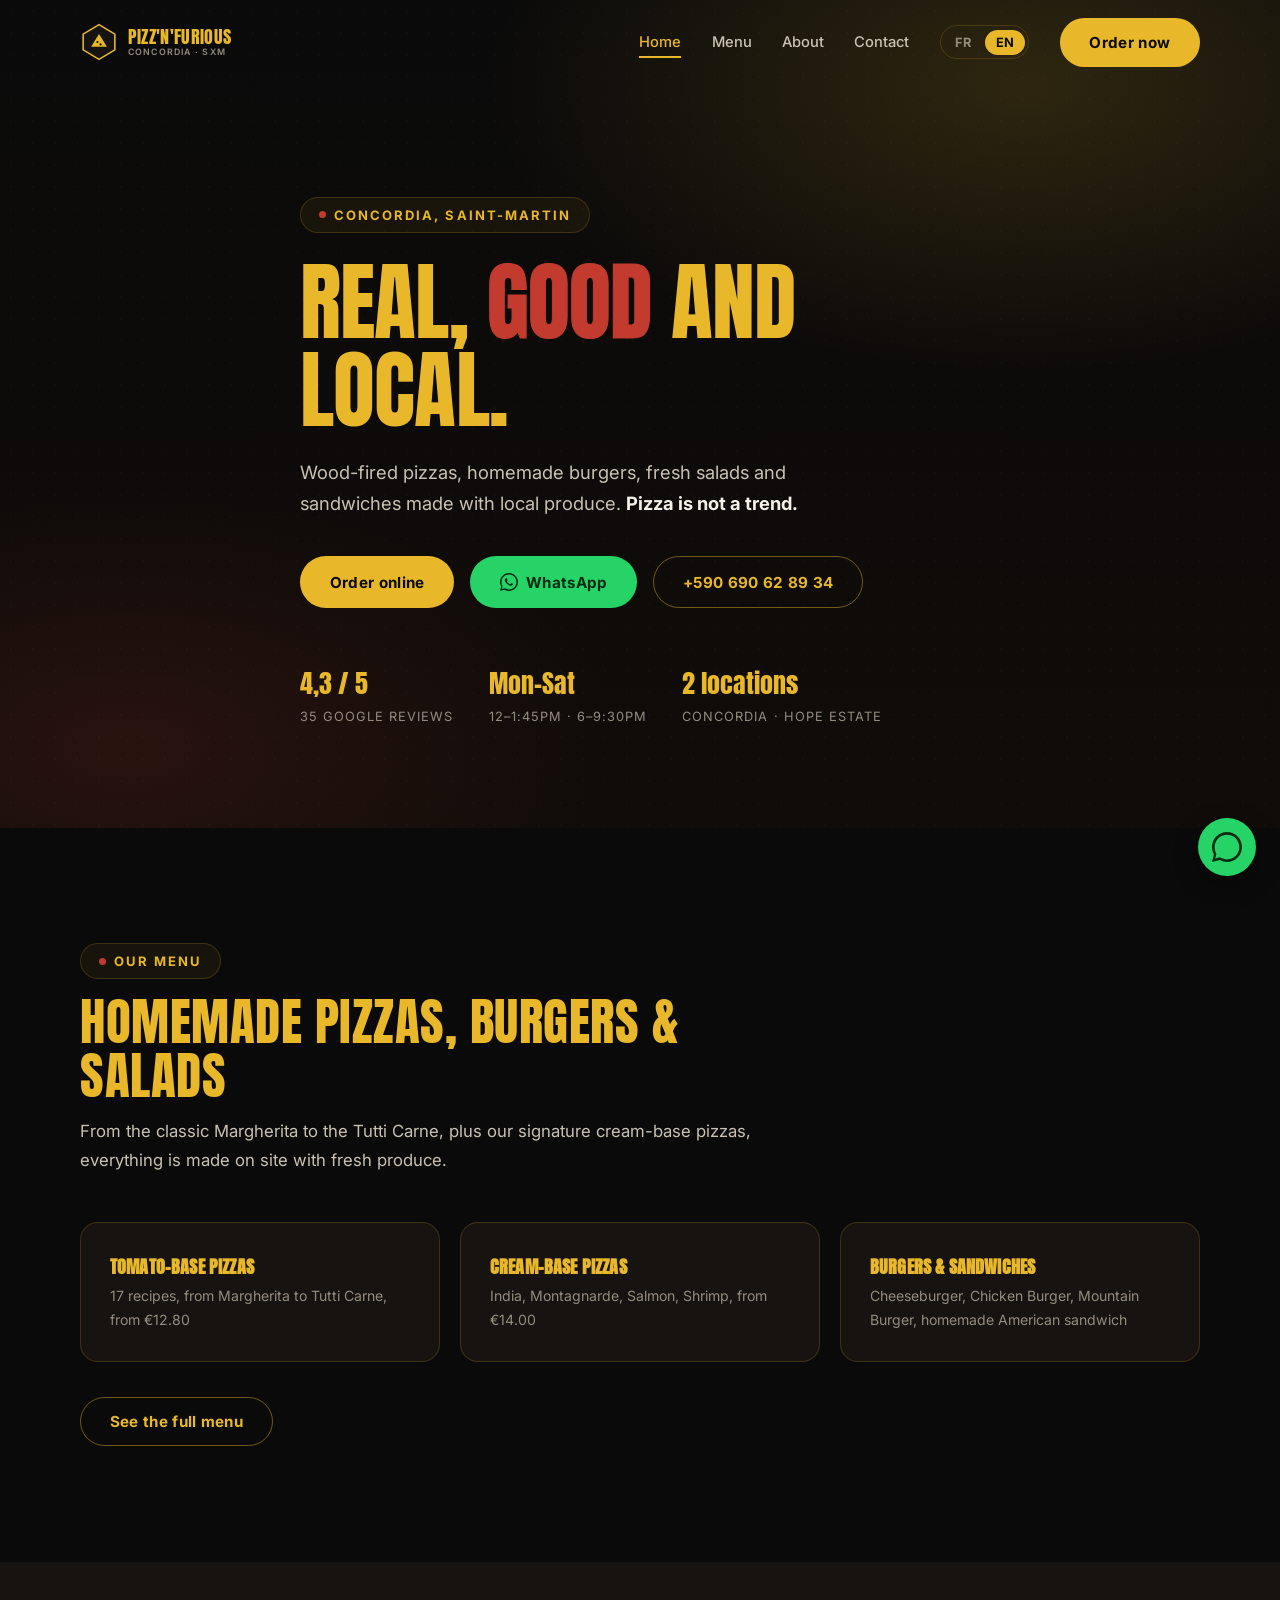
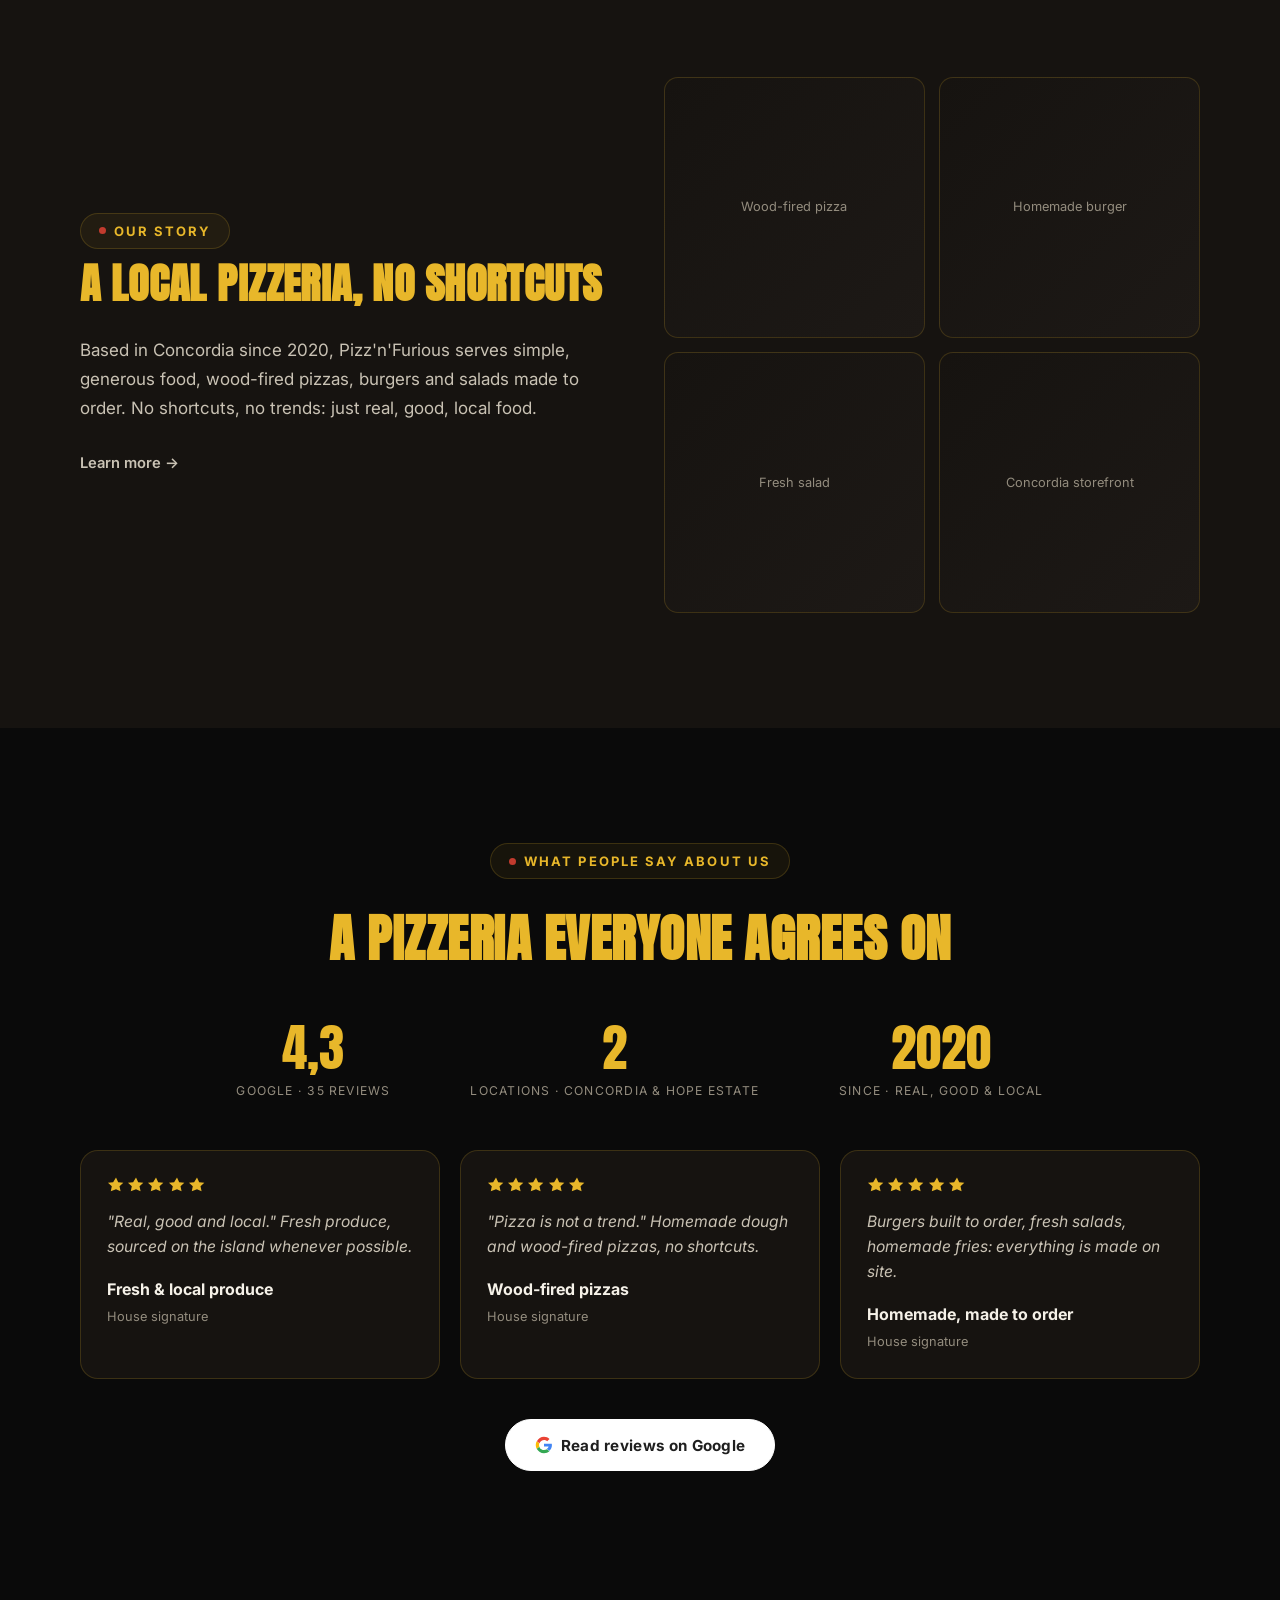
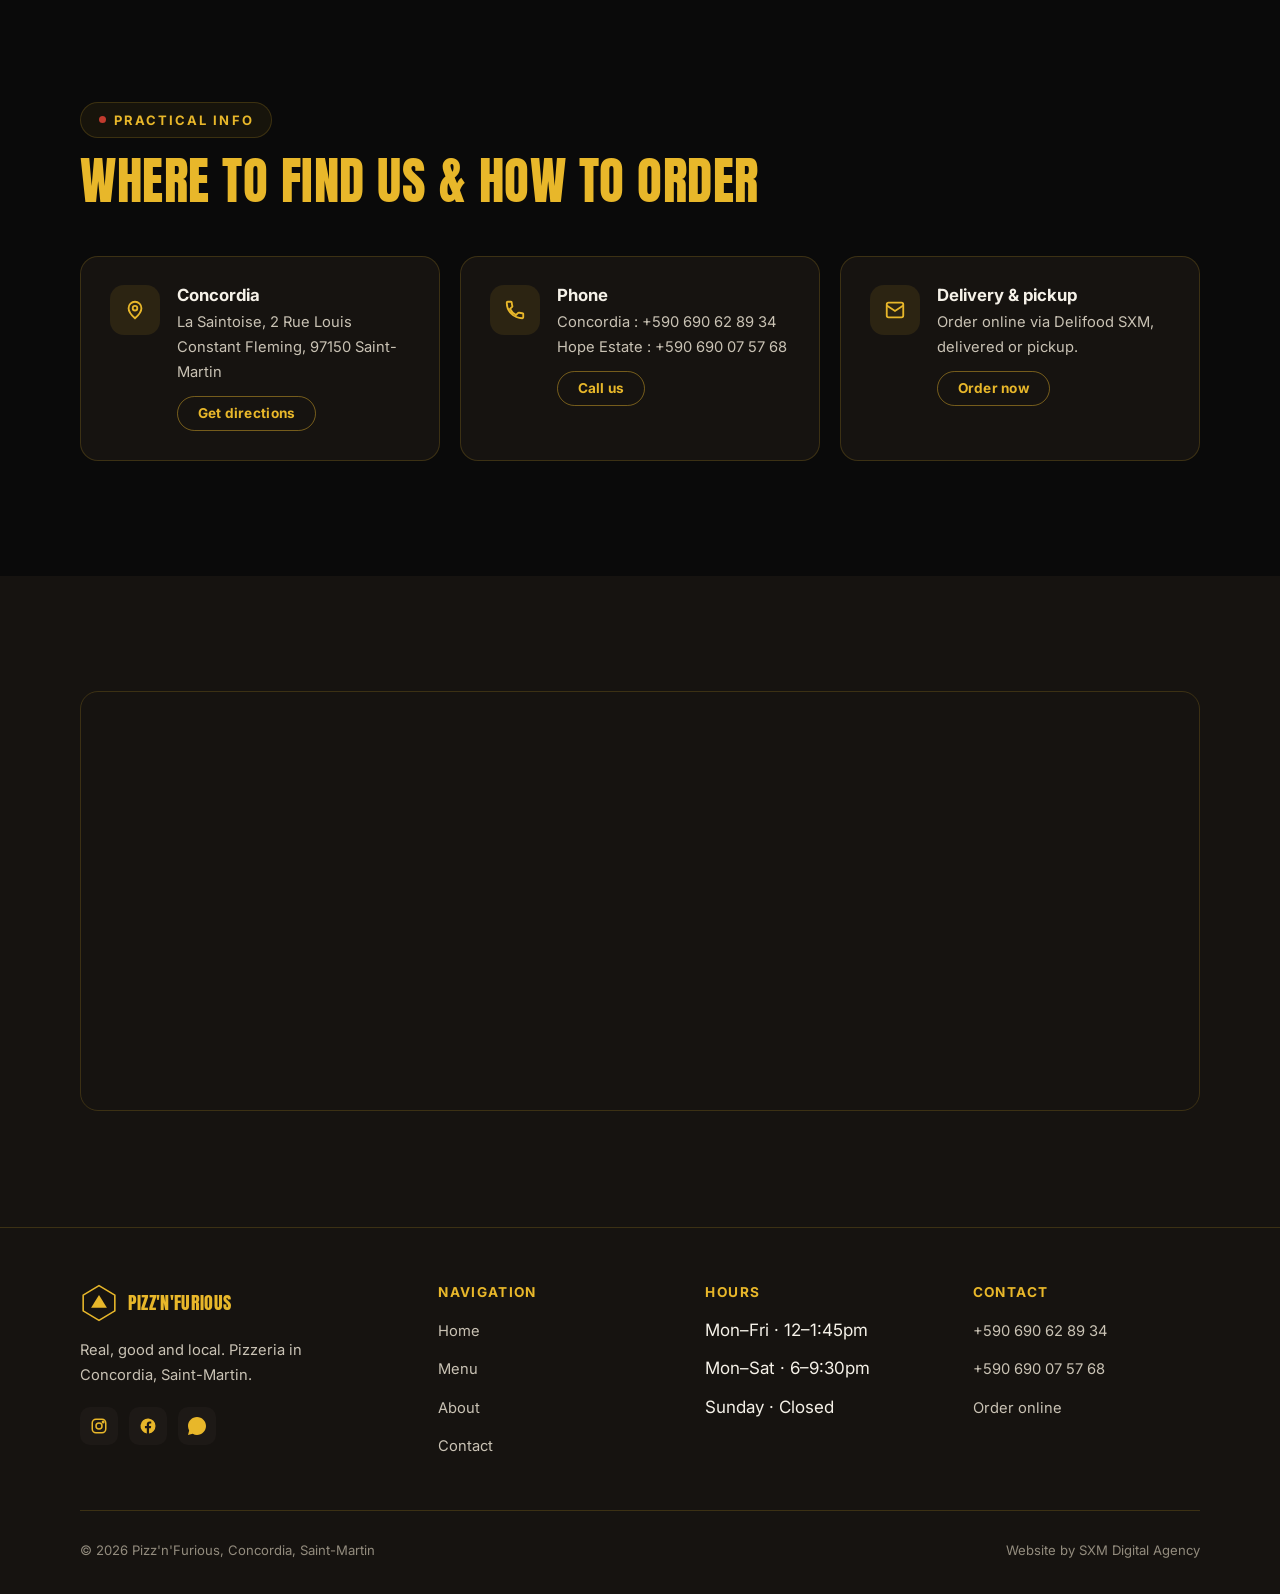
<file: index.html>
<!DOCTYPE html>
<html lang="fr">
<head>
<meta charset="UTF-8">
<meta name="viewport" content="width=device-width, initial-scale=1.0">
<title data-fr="PIZZ'N'FURIOUS, Pizzeria à Concordia, Saint-Martin | Du vrai, bon et local" data-en="PIZZ'N'FURIOUS, Pizzeria in Concordia, Saint-Martin | Real, good & local">PIZZ'N'FURIOUS, Pizzeria à Concordia, Saint-Martin | Du vrai, bon et local</title>
<meta name="description" content="Pizzas au feu, burgers, salades et sandwichs maison à Concordia, Saint-Martin. Commande en ligne, à emporter ou livraison via Delifood SXM. Wood-fired pizzas in Concordia, SXM.">
<link rel="canonical" href="https://pizznfurious-sxm.com/">
<meta property="og:title" content="PIZZ'N'FURIOUS, Pizzeria à Concordia, Saint-Martin">
<meta property="og:description" content="Du vrai, bon et local. Pizzas, burgers, salades & sandwichs maison à Concordia, SXM.">
<meta property="og:type" content="restaurant">
<link rel="preconnect" href="https://fonts.googleapis.com">
<link rel="preconnect" href="https://fonts.gstatic.com" crossorigin>
<link href="https://fonts.googleapis.com/css2?family=Anton&family=Inter:wght@400;500;600;700&display=swap" rel="stylesheet">
<link rel="stylesheet" href="css/style.css?v=5">
<script type="application/ld+json">
{
  "@context": "https://schema.org",
  "@type": "Restaurant",
  "name": "Pizz'n'Furious",
  "servesCuisine": ["Pizza", "Burgers", "Salads", "Fast food"],
  "priceRange": "€€",
  "telephone": "+590690628934",
  "address": {
    "@type": "PostalAddress",
    "streetAddress": "La Saintoise, 2 Rue Louis Constant Fleming",
    "addressLocality": "Concordia",
    "postalCode": "97150",
    "addressRegion": "Saint-Martin",
    "addressCountry": "FR"
  },
  "aggregateRating": { "@type": "AggregateRating", "ratingValue": "4.3", "reviewCount": "35" },
  "openingHoursSpecification": [
    { "@type": "OpeningHoursSpecification", "dayOfWeek": ["Monday","Tuesday","Wednesday","Thursday","Friday"], "opens": "12:00", "closes": "13:45" },
    { "@type": "OpeningHoursSpecification", "dayOfWeek": ["Monday","Tuesday","Wednesday","Thursday","Friday","Saturday"], "opens": "18:00", "closes": "21:30" }
  ],
  "sameAs": ["https://www.instagram.com/pizznfurious/", "https://www.facebook.com/pizznfurious/"],
  "menu": "https://pizznfurious-sxm.com/menu.html",
  "acceptsReservations": "False"
}
</script>
</head>
<body>

<nav class="nav">
  <div class="container nav-inner">
    <a href="index.html" class="logo">
      <svg class="logo-mark" viewBox="0 0 48 48" fill="none" xmlns="http://www.w3.org/2000/svg">
        <path d="M24 2 L44 14 L44 34 L24 46 L4 34 L4 14 Z" stroke="#E8B72A" stroke-width="2" fill="#161310"/>
        <path d="M24 14 L34 30 L14 30 Z" fill="#E8B72A"/>
        <circle cx="22" cy="24" r="1.4" fill="#161310"/>
        <circle cx="26" cy="27" r="1.4" fill="#161310"/>
      </svg>
      <span class="logo-text">PIZZ'N'FURIOUS<small>CONCORDIA · SXM</small></span>
    </a>
    <ul class="nav-links">
      <li><a href="index.html" class="link active" data-fr="Accueil" data-en="Home">Accueil</a></li>
      <li><a href="menu.html" class="link" data-fr="Menu" data-en="Menu">Menu</a></li>
      <li><a href="about.html" class="link" data-fr="À propos" data-en="About">À propos</a></li>
      <li><a href="contact.html" class="link" data-fr="Contact" data-en="Contact">Contact</a></li>
      <li class="lang-switch"><button data-lang="fr">FR</button><button data-lang="en">EN</button></li>
      <li><a href="https://www.delifood-sxm.com/d-fr/restaurant/pizz-n-furious" target="_blank" rel="noopener" class="btn btn-primary" data-fr="Commander" data-en="Order now">Commander</a></li>
    </ul>
    <button class="nav-burger" aria-label="Menu"><span></span><span></span><span></span></button>
  </div>
</nav>

<header class="hero">
  <div class="container hero-inner">
    <div class="eyebrow"><span class="dot"></span> Concordia, Saint-Martin</div>
    <h1 data-fr="Du vrai, <span class='accent'>bon</span> et local." data-en="Real, <span class='accent'>good</span> and local.">Du vrai, <span class="accent">bon</span> et local.</h1>
    <p data-fr="Pizzas au feu, burgers maison, salades fraîches et sandwichs faits avec des produits locaux. <strong style='color:var(--text)'>Pizza is not a trend.</strong>" data-en="Wood-fired pizzas, homemade burgers, fresh salads and sandwiches made with local produce. <strong style='color:var(--text)'>Pizza is not a trend.</strong>">Pizzas au feu, burgers maison, salades fraîches et sandwichs faits avec des produits locaux. <strong style="color:var(--text)">Pizza is not a trend.</strong></p>
    <div class="hero-actions">
      <a href="https://www.delifood-sxm.com/d-fr/restaurant/pizz-n-furious" target="_blank" rel="noopener" class="btn btn-primary" data-fr="Commander en ligne" data-en="Order online">Commander en ligne</a>
      <a href="https://wa.me/590690628934" target="_blank" rel="noopener" class="btn btn-whatsapp">
        <svg width="18" height="18" viewBox="0 0 32 32" fill="currentColor"><path d="M16 0C7.16 0 0 7.16 0 16c0 2.83.74 5.49 2.03 7.8L0 32l8.4-2.2A15.9 15.9 0 0 0 16 32c8.84 0 16-7.16 16-16S24.84 0 16 0zm0 29.2c-2.6 0-5.04-.7-7.13-1.92l-.51-.3-5 1.31 1.34-4.87-.33-.5A13.18 13.18 0 0 1 2.8 16C2.8 8.7 8.7 2.8 16 2.8S29.2 8.7 29.2 16 23.3 29.2 16 29.2zm7.2-9.86c-.39-.2-2.31-1.14-2.67-1.27-.36-.13-.62-.2-.88.2-.26.39-1 1.27-1.23 1.53-.23.26-.45.29-.84.1-2.27-1.13-3.76-2.02-5.26-4.58-.4-.68.4-.63 1.14-2.1.13-.26.06-.49-.07-.68-.13-.2-.81-1.95-1.1-2.62-.29-.65-.6-.56-.84-.57-.21-.01-.46-.01-.71-.01-.26 0-.65.1-.97.49-.32.39-1.24 1.21-1.24 2.96 0 1.74 1.27 3.43 1.44 3.67.18.23 2.46 3.75 5.97 5.11 2.96 1.14 3.56.91 4.21.85.64-.06 2.07-.84 2.36-1.66.29-.81.29-1.5.2-1.66-.08-.13-.32-.21-.71-.4z"/></svg>
        WhatsApp
      </a>
      <a href="tel:+590690628934" class="btn btn-ghost">+590 690 62 89 34</a>
    </div>
    <div class="hero-meta">
      <div><strong>4,3 / 5</strong><span data-fr="35 avis Google" data-en="35 Google reviews">35 avis Google</span></div>
      <div><strong data-fr="Lun–Sam" data-en="Mon–Sat">Lun–Sam</strong><span data-fr="12h–13h45 · 18h–21h30" data-en="12–1:45pm · 6–9:30pm">12h–13h45 · 18h–21h30</span></div>
      <div><strong data-fr="2 sites" data-en="2 locations">2 sites</strong><span>Concordia · Hope Estate</span></div>
    </div>
  </div>
</header>

<section class="section" data-reveal>
  <div class="container">
    <div class="section-head">
      <div class="eyebrow"><span class="dot"></span> <span data-fr="Notre carte" data-en="Our menu">Notre carte</span></div>
      <h2 data-fr="Pizzas, burgers & salades faits maison" data-en="Homemade pizzas, burgers & salads">Pizzas, burgers & salades faits maison</h2>
      <p data-fr="De la Marguerite classique à la Tutti Carne, en passant par nos pizzas crème signature, tout est préparé sur place avec des produits frais." data-en="From the classic Margherita to the Tutti Carne, plus our signature cream-base pizzas, everything is made on site with fresh produce.">De la Marguerite classique à la Tutti Carne, en passant par nos pizzas crème signature, tout est préparé sur place avec des produits frais.</p>
    </div>
    <div class="grid grid-3">
      <article class="card" data-reveal>
        <h3 style="font-size:1.1rem" data-fr="Pizzas base tomate" data-en="Tomato-base pizzas">Pizzas base tomate</h3>
        <p class="menu-item-desc" data-fr="17 recettes, de la Marguerite à la Tutti Carne, à partir de 12,80 €" data-en="17 recipes, from Margherita to Tutti Carne, from €12.80">17 recettes, de la Marguerite à la Tutti Carne, à partir de 12,80 €</p>
      </article>
      <article class="card" data-reveal>
        <h3 style="font-size:1.1rem" data-fr="Pizzas base crème" data-en="Cream-base pizzas">Pizzas base crème</h3>
        <p class="menu-item-desc" data-fr="India, Montagnarde, Saumon, Crevettes, à partir de 14,00 €" data-en="India, Montagnarde, Salmon, Shrimp, from €14.00">India, Montagnarde, Saumon, Crevettes, à partir de 14,00 €</p>
      </article>
      <article class="card" data-reveal>
        <h3 style="font-size:1.1rem" data-fr="Burgers & sandwichs" data-en="Burgers & sandwiches">Burgers & sandwichs</h3>
        <p class="menu-item-desc" data-fr="Cheeseburger, Chicken Burger, Mountain Burger, sandwich américain maison" data-en="Cheeseburger, Chicken Burger, Mountain Burger, homemade American sandwich">Cheeseburger, Chicken Burger, Mountain Burger, sandwich américain maison</p>
      </article>
    </div>
    <div style="margin-top:2.2rem"><a href="menu.html" class="btn btn-ghost" data-fr="Voir le menu complet" data-en="See the full menu">Voir le menu complet</a></div>
  </div>
</section>

<section class="section section-alt" data-reveal>
  <div class="container grid grid-2" style="align-items:center;gap:3rem">
    <div>
      <div class="eyebrow"><span class="dot"></span> <span data-fr="Notre histoire" data-en="Our story">Notre histoire</span></div>
      <h2 style="font-size:clamp(1.8rem,4vw,2.6rem)" data-fr="Une pizzeria locale, sans détour" data-en="A local pizzeria, no shortcuts">Une pizzeria locale, sans détour</h2>
      <p style="color:var(--text-secondary);margin-top:1rem" data-fr="Implantée à Concordia depuis 2020, Pizz'n'Furious sert une cuisine simple et généreuse, pizzas au feu, burgers et salades préparés à la commande. Pas de raccourci, pas de tendance : juste du vrai, du bon, et du local." data-en="Based in Concordia since 2020, Pizz'n'Furious serves simple, generous food, wood-fired pizzas, burgers and salads made to order. No shortcuts, no trends: just real, good, local food.">Implantée à Concordia depuis 2020, Pizz'n'Furious sert une cuisine simple et généreuse, pizzas au feu, burgers et salades préparés à la commande. Pas de raccourci, pas de tendance : juste du vrai, du bon, et du local.</p>
      <div style="margin-top:1.6rem"><a href="about.html" class="link" style="font-weight:600" data-fr="En savoir plus →" data-en="Learn more →">En savoir plus →</a></div>
    </div>
    <div class="gallery" style="grid-template-columns:repeat(2,1fr)">
      <div data-fr="Pizza au feu" data-en="Wood-fired pizza">Pizza au feu</div>
      <div data-fr="Burger maison" data-en="Homemade burger">Burger maison</div>
      <div data-fr="Salade fraîche" data-en="Fresh salad">Salade fraîche</div>
      <div data-fr="Façade Concordia" data-en="Concordia storefront">Façade Concordia</div>
    </div>
  </div>
</section>

<section class="section" id="avis" data-reveal>
  <div class="container">
    <div class="reviews-head">
      <div class="eyebrow center"><span class="dot"></span> <span data-fr="Ce que l'on dit de nous" data-en="What people say about us">Ce que l'on dit de nous</span></div>
      <h2 data-fr="Une pizzeria qui fait l'unanimité" data-en="A pizzeria everyone agrees on">Une pizzeria qui fait l'unanimité</h2>
    </div>

    <div class="reviews-stats">
      <div>
        <div class="stat-num">4,3</div>
        <div class="stat-label" data-fr="Google · 35 avis" data-en="Google · 35 reviews">Google · 35 avis</div>
      </div>
      <div>
        <div class="stat-num">2</div>
        <div class="stat-label" data-fr="Adresses · Concordia & Hope Estate" data-en="Locations · Concordia & Hope Estate">Adresses · Concordia & Hope Estate</div>
      </div>
      <div>
        <div class="stat-num">2020</div>
        <div class="stat-label" data-fr="Depuis · du vrai, bon et local" data-en="Since · real, good & local">Depuis · du vrai, bon et local</div>
      </div>
    </div>

    <div class="reviews-cards">
      <div class="review-quote" data-reveal>
        <div class="review-stars" aria-hidden="true">
          <svg viewBox="0 0 24 24" fill="currentColor"><path d="M12 2l2.9 6.3 6.9.7-5.1 4.6 1.4 6.8L12 17.8 5 20.4l1.4-6.8L1.3 9l6.9-.7L12 2z"/></svg><svg viewBox="0 0 24 24" fill="currentColor"><path d="M12 2l2.9 6.3 6.9.7-5.1 4.6 1.4 6.8L12 17.8 5 20.4l1.4-6.8L1.3 9l6.9-.7L12 2z"/></svg><svg viewBox="0 0 24 24" fill="currentColor"><path d="M12 2l2.9 6.3 6.9.7-5.1 4.6 1.4 6.8L12 17.8 5 20.4l1.4-6.8L1.3 9l6.9-.7L12 2z"/></svg><svg viewBox="0 0 24 24" fill="currentColor"><path d="M12 2l2.9 6.3 6.9.7-5.1 4.6 1.4 6.8L12 17.8 5 20.4l1.4-6.8L1.3 9l6.9-.7L12 2z"/></svg><svg viewBox="0 0 24 24" fill="currentColor"><path d="M12 2l2.9 6.3 6.9.7-5.1 4.6 1.4 6.8L12 17.8 5 20.4l1.4-6.8L1.3 9l6.9-.7L12 2z"/></svg>
        </div>
        <p data-fr="« Du vrai, bon et local. » Des produits frais et, autant que possible, sourcés sur l'île." data-en="&quot;Real, good and local.&quot; Fresh produce, sourced on the island whenever possible.">« Du vrai, bon et local. » Des produits frais et, autant que possible, sourcés sur l'île.</p>
        <div class="review-theme" data-fr="Produits frais & locaux" data-en="Fresh & local produce">Produits frais & locaux</div>
        <div class="review-label" data-fr="Signature maison" data-en="House signature">Signature maison</div>
      </div>

      <div class="review-quote" data-reveal>
        <div class="review-stars" aria-hidden="true">
          <svg viewBox="0 0 24 24" fill="currentColor"><path d="M12 2l2.9 6.3 6.9.7-5.1 4.6 1.4 6.8L12 17.8 5 20.4l1.4-6.8L1.3 9l6.9-.7L12 2z"/></svg><svg viewBox="0 0 24 24" fill="currentColor"><path d="M12 2l2.9 6.3 6.9.7-5.1 4.6 1.4 6.8L12 17.8 5 20.4l1.4-6.8L1.3 9l6.9-.7L12 2z"/></svg><svg viewBox="0 0 24 24" fill="currentColor"><path d="M12 2l2.9 6.3 6.9.7-5.1 4.6 1.4 6.8L12 17.8 5 20.4l1.4-6.8L1.3 9l6.9-.7L12 2z"/></svg><svg viewBox="0 0 24 24" fill="currentColor"><path d="M12 2l2.9 6.3 6.9.7-5.1 4.6 1.4 6.8L12 17.8 5 20.4l1.4-6.8L1.3 9l6.9-.7L12 2z"/></svg><svg viewBox="0 0 24 24" fill="currentColor"><path d="M12 2l2.9 6.3 6.9.7-5.1 4.6 1.4 6.8L12 17.8 5 20.4l1.4-6.8L1.3 9l6.9-.7L12 2z"/></svg>
        </div>
        <p data-fr="« Pizza is not a trend. » Une pâte travaillée maison et des pizzas cuites au feu, sans raccourci." data-en="&quot;Pizza is not a trend.&quot; Homemade dough and wood-fired pizzas, no shortcuts.">« Pizza is not a trend. » Une pâte travaillée maison et des pizzas cuites au feu, sans raccourci.</p>
        <div class="review-theme" data-fr="Pizzas au feu" data-en="Wood-fired pizzas">Pizzas au feu</div>
        <div class="review-label" data-fr="Signature maison" data-en="House signature">Signature maison</div>
      </div>

      <div class="review-quote" data-reveal>
        <div class="review-stars" aria-hidden="true">
          <svg viewBox="0 0 24 24" fill="currentColor"><path d="M12 2l2.9 6.3 6.9.7-5.1 4.6 1.4 6.8L12 17.8 5 20.4l1.4-6.8L1.3 9l6.9-.7L12 2z"/></svg><svg viewBox="0 0 24 24" fill="currentColor"><path d="M12 2l2.9 6.3 6.9.7-5.1 4.6 1.4 6.8L12 17.8 5 20.4l1.4-6.8L1.3 9l6.9-.7L12 2z"/></svg><svg viewBox="0 0 24 24" fill="currentColor"><path d="M12 2l2.9 6.3 6.9.7-5.1 4.6 1.4 6.8L12 17.8 5 20.4l1.4-6.8L1.3 9l6.9-.7L12 2z"/></svg><svg viewBox="0 0 24 24" fill="currentColor"><path d="M12 2l2.9 6.3 6.9.7-5.1 4.6 1.4 6.8L12 17.8 5 20.4l1.4-6.8L1.3 9l6.9-.7L12 2z"/></svg><svg viewBox="0 0 24 24" fill="currentColor"><path d="M12 2l2.9 6.3 6.9.7-5.1 4.6 1.4 6.8L12 17.8 5 20.4l1.4-6.8L1.3 9l6.9-.7L12 2z"/></svg>
        </div>
        <p data-fr="Burgers montés à la commande, salades fraîches, frites maison : tout est préparé sur place." data-en="Burgers built to order, fresh salads, homemade fries: everything is made on site.">Burgers montés à la commande, salades fraîches, frites maison : tout est préparé sur place.</p>
        <div class="review-theme" data-fr="Fait maison, à la commande" data-en="Homemade, made to order">Fait maison, à la commande</div>
        <div class="review-label" data-fr="Signature maison" data-en="House signature">Signature maison</div>
      </div>
    </div>

    <div class="reviews-actions">
      <a class="btn btn-google" href="https://www.google.com/maps/search/?api=1&query=Pizz%27n%27Furious%20Concordia%20Saint-Martin" target="_blank" rel="noopener">
        <svg width="18" height="18" viewBox="0 0 48 48"><path fill="#4285F4" d="M45.1 24.5c0-1.6-.1-2.7-.4-3.9H24v7.1h12.1c-.2 1.8-1.6 4.6-4.5 6.4l-.04.3 6.5 5 .45.05c4.1-3.8 6.6-9.4 6.6-15z"/><path fill="#34A853" d="M24 46c5.9 0 10.9-1.9 14.5-5.3l-6.9-5.3c-1.8 1.3-4.3 2.2-7.6 2.2-5.8 0-10.7-3.8-12.5-9.1l-.26.02-6.7 5.2-.09.25C8.5 41.1 15.7 46 24 46z"/><path fill="#FBBC05" d="M11.5 28.5c-.5-1.4-.7-2.9-.7-4.5s.3-3.1.7-4.5l-.01-.3-6.8-5.3-.22.1C2.9 17.1 2 20.4 2 24s.9 6.9 2.5 9.8l7-5.3z"/><path fill="#EA4335" d="M24 10.4c4.1 0 6.9 1.8 8.5 3.3l6.2-6C34.9 4.1 29.9 2 24 2 15.7 2 8.5 6.9 5 14.2l7 5.3c1.8-5.3 6.7-9.1 12.5-9.1z"/></svg>
        <span data-fr="Lire les avis sur Google" data-en="Read reviews on Google">Lire les avis sur Google</span>
      </a>
    </div>
  </div>
</section>

<section class="section" data-reveal>
  <div class="container">
    <div class="section-head">
      <div class="eyebrow"><span class="dot"></span> <span data-fr="Infos pratiques" data-en="Practical info">Infos pratiques</span></div>
      <h2 data-fr="Où nous trouver & comment commander" data-en="Where to find us & how to order">Où nous trouver & comment commander</h2>
    </div>
    <div class="grid grid-3">
      <div class="contact-card card">
        <div class="contact-icon">
          <svg width="22" height="22" viewBox="0 0 24 24" fill="none" stroke="currentColor" stroke-width="2"><path d="M12 21s-7-6.1-7-11a7 7 0 1 1 14 0c0 4.9-7 11-7 11z"/><circle cx="12" cy="10" r="2.5"/></svg>
        </div>
        <div>
          <h3>Concordia</h3>
          <p>La Saintoise, 2 Rue Louis Constant Fleming, 97150 Saint-Martin</p>
          <a href="https://maps.google.com/?q=La+Saintoise+2+Rue+Louis+Constant+Fleming+Concordia+97150+Saint-Martin" target="_blank" rel="noopener" class="btn btn-ghost" data-fr="Itinéraire" data-en="Get directions">Itinéraire</a>
        </div>
      </div>
      <div class="contact-card card">
        <div class="contact-icon">
          <svg width="22" height="22" viewBox="0 0 24 24" fill="none" stroke="currentColor" stroke-width="2"><path d="M6.6 10.8a15.1 15.1 0 0 0 6.6 6.6l2.2-2.2a1 1 0 0 1 1-.25 11.4 11.4 0 0 0 3.6.6 1 1 0 0 1 1 1V20a1 1 0 0 1-1 1A17 17 0 0 1 3 4a1 1 0 0 1 1-1h3.5a1 1 0 0 1 1 1 11.4 11.4 0 0 0 .6 3.6 1 1 0 0 1-.25 1z"/></svg>
        </div>
        <div>
          <h3 data-fr="Téléphone" data-en="Phone">Téléphone</h3>
          <p>Concordia : +590 690 62 89 34<br>Hope Estate : +590 690 07 57 68</p>
          <a href="tel:+590690628934" class="btn btn-ghost" data-fr="Appeler" data-en="Call us">Appeler</a>
        </div>
      </div>
      <div class="contact-card card">
        <div class="contact-icon">
          <svg width="22" height="22" viewBox="0 0 24 24" fill="none" stroke="currentColor" stroke-width="2"><rect x="3" y="4" width="18" height="16" rx="2"/><path d="M3 7l9 6 9-6"/></svg>
        </div>
        <div>
          <h3 data-fr="Livraison & emporter" data-en="Delivery & pickup">Livraison & emporter</h3>
          <p data-fr="Commandez en ligne via Delifood SXM, livré ou à emporter." data-en="Order online via Delifood SXM, delivered or pickup.">Commandez en ligne via Delifood SXM, livré ou à emporter.</p>
          <a href="https://www.delifood-sxm.com/d-fr/restaurant/pizz-n-furious" target="_blank" rel="noopener" class="btn btn-ghost" data-fr="Commander" data-en="Order now">Commander</a>
        </div>
      </div>
    </div>
  </div>
</section>

<section class="section section-alt" data-reveal>
  <div class="container">
    <div class="map-wrap">
      <iframe src="https://www.google.com/maps?q=La+Saintoise+2+Rue+Louis+Constant+Fleming+Concordia+97150+Saint-Martin&output=embed" loading="lazy" referrerpolicy="no-referrer-when-downgrade" allowfullscreen></iframe>
    </div>
  </div>
</section>

<footer class="footer">
  <div class="container">
    <div class="footer-grid">
      <div>
        <a href="index.html" class="logo" style="margin-bottom:1rem;display:inline-flex">
          <svg class="logo-mark" viewBox="0 0 48 48" fill="none" xmlns="http://www.w3.org/2000/svg">
            <path d="M24 2 L44 14 L44 34 L24 46 L4 34 L4 14 Z" stroke="#E8B72A" stroke-width="2" fill="#161310"/>
            <path d="M24 14 L34 30 L14 30 Z" fill="#E8B72A"/>
          </svg>
          <span class="logo-text">PIZZ'N'FURIOUS</span>
        </a>
        <p style="color:var(--text-secondary);font-size:.92rem;max-width:32ch" data-fr="Du vrai, bon et local. Pizzeria à Concordia, Saint-Martin." data-en="Real, good and local. Pizzeria in Concordia, Saint-Martin.">Du vrai, bon et local. Pizzeria à Concordia, Saint-Martin.</p>
        <div class="social-row" style="margin-top:1.2rem">
          <a href="https://www.instagram.com/pizznfurious/" target="_blank" rel="noopener" aria-label="Instagram"><svg width="18" height="18" viewBox="0 0 24 24" fill="none" stroke="currentColor" stroke-width="2"><rect x="3" y="3" width="18" height="18" rx="5"/><circle cx="12" cy="12" r="4"/><circle cx="17.5" cy="6.5" r="1"/></svg></a>
          <a href="https://www.facebook.com/pizznfurious/" target="_blank" rel="noopener" aria-label="Facebook"><svg width="18" height="18" viewBox="0 0 24 24" fill="currentColor"><path d="M22 12a10 10 0 1 0-11.6 9.9v-7H7.9V12h2.5V9.8c0-2.5 1.5-3.9 3.7-3.9 1.1 0 2.2.2 2.2.2v2.5h-1.3c-1.2 0-1.6.8-1.6 1.6V12h2.8l-.4 2.9h-2.4v7A10 10 0 0 0 22 12z"/></svg></a>
          <a href="https://wa.me/590690628934" target="_blank" rel="noopener" aria-label="WhatsApp"><svg width="18" height="18" viewBox="0 0 32 32" fill="currentColor"><path d="M16 0C7.16 0 0 7.16 0 16c0 2.83.74 5.49 2.03 7.8L0 32l8.4-2.2A15.9 15.9 0 0 0 16 32c8.84 0 16-7.16 16-16S24.84 0 16 0z"/></svg></a>
        </div>
      </div>
      <div>
        <h4 data-fr="Navigation" data-en="Navigation">Navigation</h4>
        <ul>
          <li><a href="index.html" data-fr="Accueil" data-en="Home">Accueil</a></li>
          <li><a href="menu.html" data-fr="Menu" data-en="Menu">Menu</a></li>
          <li><a href="about.html" data-fr="À propos" data-en="About">À propos</a></li>
          <li><a href="contact.html" data-fr="Contact" data-en="Contact">Contact</a></li>
        </ul>
      </div>
      <div>
        <h4 data-fr="Horaires" data-en="Hours">Horaires</h4>
        <ul>
          <li data-fr="Lun–Ven · 12h–13h45" data-en="Mon–Fri · 12–1:45pm">Lun–Ven · 12h–13h45</li>
          <li data-fr="Lun–Sam · 18h–21h30" data-en="Mon–Sat · 6–9:30pm">Lun–Sam · 18h–21h30</li>
          <li data-fr="Dimanche · Fermé" data-en="Sunday · Closed">Dimanche · Fermé</li>
        </ul>
      </div>
      <div>
        <h4 data-fr="Contact" data-en="Contact">Contact</h4>
        <ul>
          <li><a href="tel:+590690628934">+590 690 62 89 34</a></li>
          <li><a href="tel:+590690075768">+590 690 07 57 68</a></li>
          <li><a href="https://www.delifood-sxm.com/d-fr/restaurant/pizz-n-furious" target="_blank" rel="noopener" data-fr="Commander en ligne" data-en="Order online">Commander en ligne</a></li>
        </ul>
      </div>
    </div>
    <div class="footer-bottom">
      <span>© 2026 Pizz'n'Furious, Concordia, Saint-Martin</span>
      <span data-fr="Site conçu par SXM Digital Agency" data-en="Website by SXM Digital Agency">Site conçu par SXM Digital Agency</span>
    </div>
  </div>
</footer>

<a href="https://wa.me/590690628934" target="_blank" rel="noopener" class="wa-float" aria-label="WhatsApp">
  <svg viewBox="0 0 32 32" fill="#062b14"><path d="M16 0C7.16 0 0 7.16 0 16c0 2.83.74 5.49 2.03 7.8L0 32l8.4-2.2A15.9 15.9 0 0 0 16 32c8.84 0 16-7.16 16-16S24.84 0 16 0zm0 29.2c-2.6 0-5.04-.7-7.13-1.92l-.51-.3-5 1.31 1.34-4.87-.33-.5A13.18 13.18 0 0 1 2.8 16C2.8 8.7 8.7 2.8 16 2.8S29.2 8.7 29.2 16 23.3 29.2 16 29.2z"/></svg>
</a>

<script src="js/main.js?v=2"></script>
</body>
</html>
</file>
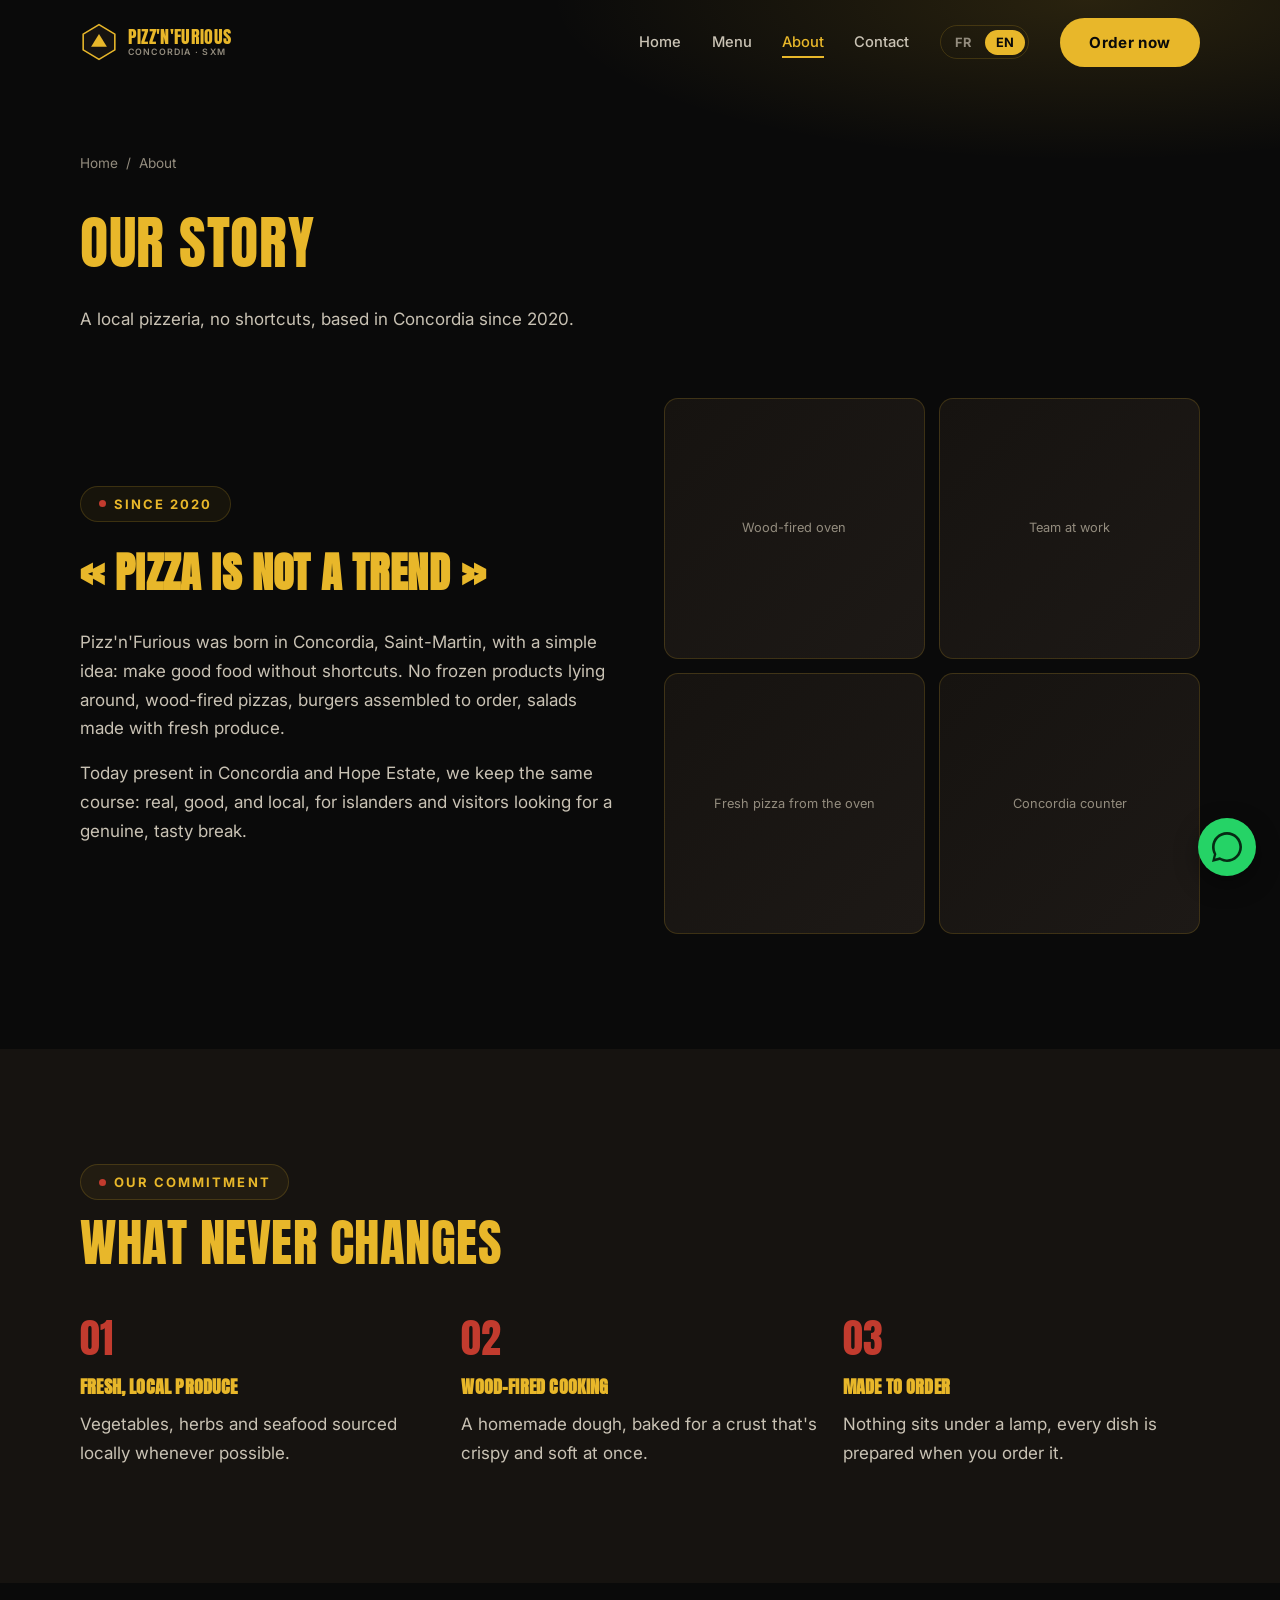
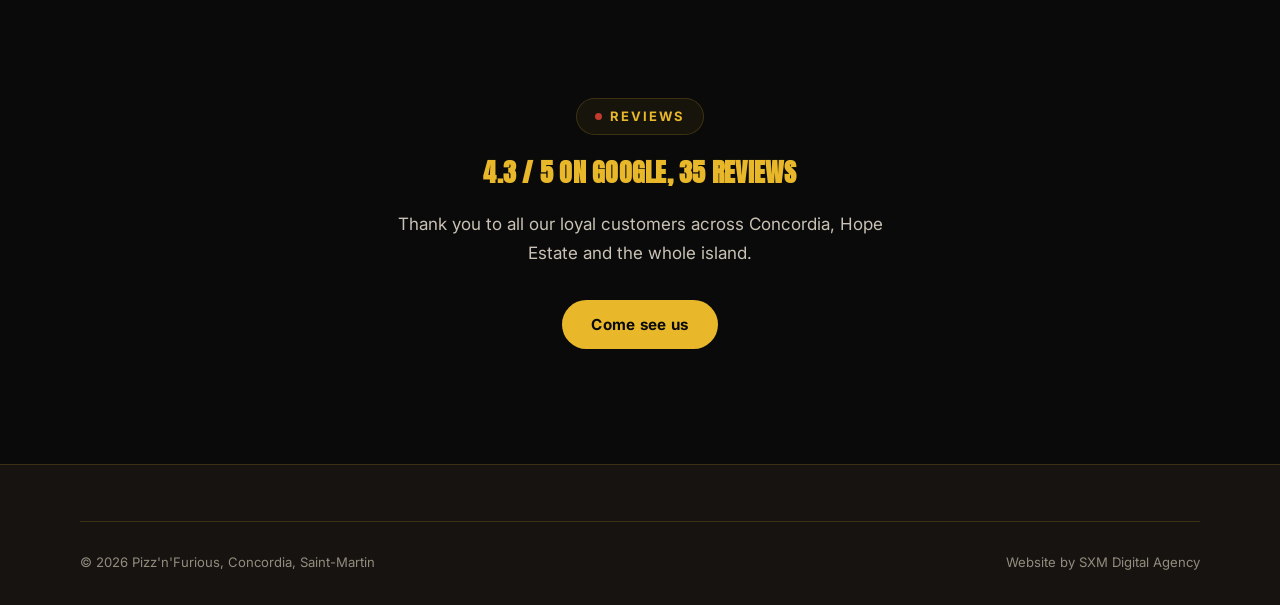
<file: about.html>
<!DOCTYPE html>
<html lang="fr">
<head>
<meta charset="UTF-8">
<meta name="viewport" content="width=device-width, initial-scale=1.0">
<title data-fr="À propos, Notre histoire | PIZZ'N'FURIOUS Concordia" data-en="About, Our story | PIZZ'N'FURIOUS Concordia">À propos, Notre histoire | PIZZ'N'FURIOUS Concordia</title>
<meta name="description" content="Pizz'n'Furious, pizzeria locale implantée à Concordia, Saint-Martin depuis 2020. Du vrai, bon et local, pizzas au feu, burgers et salades faits maison.">
<link rel="canonical" href="https://pizznfurious-sxm.com/about.html">
<link rel="preconnect" href="https://fonts.googleapis.com">
<link rel="preconnect" href="https://fonts.gstatic.com" crossorigin>
<link href="https://fonts.googleapis.com/css2?family=Anton&family=Inter:wght@400;500;600;700&display=swap" rel="stylesheet">
<link rel="stylesheet" href="css/style.css?v=5">
</head>
<body>

<nav class="nav">
  <div class="container nav-inner">
    <a href="index.html" class="logo">
      <svg class="logo-mark" viewBox="0 0 48 48" fill="none" xmlns="http://www.w3.org/2000/svg">
        <path d="M24 2 L44 14 L44 34 L24 46 L4 34 L4 14 Z" stroke="#E8B72A" stroke-width="2" fill="#161310"/>
        <path d="M24 14 L34 30 L14 30 Z" fill="#E8B72A"/>
      </svg>
      <span class="logo-text">PIZZ'N'FURIOUS<small>CONCORDIA · SXM</small></span>
    </a>
    <ul class="nav-links">
      <li><a href="index.html" class="link" data-fr="Accueil" data-en="Home">Accueil</a></li>
      <li><a href="menu.html" class="link" data-fr="Menu" data-en="Menu">Menu</a></li>
      <li><a href="about.html" class="link active" data-fr="À propos" data-en="About">À propos</a></li>
      <li><a href="contact.html" class="link" data-fr="Contact" data-en="Contact">Contact</a></li>
      <li class="lang-switch"><button data-lang="fr">FR</button><button data-lang="en">EN</button></li>
      <li><a href="https://www.delifood-sxm.com/d-fr/restaurant/pizz-n-furious" target="_blank" rel="noopener" class="btn btn-primary" data-fr="Commander" data-en="Order now">Commander</a></li>
    </ul>
    <button class="nav-burger" aria-label="Menu"><span></span><span></span><span></span></button>
  </div>
</nav>

<header class="page-header">
  <div class="container">
    <div class="breadcrumb"><a href="index.html" data-fr="Accueil" data-en="Home">Accueil</a> / <span data-fr="À propos" data-en="About">À propos</span></div>
    <h1 data-fr="Notre histoire" data-en="Our story">Notre histoire</h1>
    <p data-fr="Une pizzeria locale, sans détour, implantée à Concordia depuis 2020." data-en="A local pizzeria, no shortcuts, based in Concordia since 2020.">Une pizzeria locale, sans détour, implantée à Concordia depuis 2020.</p>
  </div>
</header>

<section class="section" style="padding-top:1rem" data-reveal>
  <div class="container grid grid-2" style="align-items:center;gap:3rem">
    <div>
      <div class="eyebrow"><span class="dot"></span> <span data-fr="Depuis 2020" data-en="Since 2020">Depuis 2020</span></div>
      <h2 style="font-size:clamp(1.8rem,4vw,2.6rem);margin-top:1rem">« Pizza is not a trend »</h2>
      <p style="color:var(--text-secondary);margin-top:1.2rem" data-fr="Pizz'n'Furious est née à Concordia, Saint-Martin, avec une idée simple : faire de la bonne cuisine sans artifice. Pas de raccourci, pas de produit surgelé qui traîne, des pizzes cuites au feu, des burgers montés à la commande, des salades préparées avec des produits frais." data-en="Pizz'n'Furious was born in Concordia, Saint-Martin, with a simple idea: make good food without shortcuts. No frozen products lying around, wood-fired pizzas, burgers assembled to order, salads made with fresh produce.">Pizz'n'Furious est née à Concordia, Saint-Martin, avec une idée simple : faire de la bonne cuisine sans artifice. Pas de raccourci, pas de produit surgelé qui traîne, des pizzes cuites au feu, des burgers montés à la commande, des salades préparées avec des produits frais.</p>
      <p style="color:var(--text-secondary);margin-top:1rem" data-fr="Aujourd'hui présents à Concordia et Hope Estate, nous gardons le même cap : du vrai, du bon, et du local, pour les habitants de l'île comme pour les visiteurs qui cherchent une vraie pause gourmande." data-en="Today present in Concordia and Hope Estate, we keep the same course: real, good, and local, for islanders and visitors looking for a genuine, tasty break.">Aujourd'hui présents à Concordia et Hope Estate, nous gardons le même cap : du vrai, du bon, et du local, pour les habitants de l'île comme pour les visiteurs qui cherchent une vraie pause gourmande.</p>
    </div>
    <div class="gallery" style="grid-template-columns:repeat(2,1fr)">
      <div data-fr="Cuisine au feu" data-en="Wood-fired oven">Cuisine au feu</div>
      <div data-fr="Équipe en service" data-en="Team at work">Équipe en service</div>
      <div data-fr="Pizza fraîche du four" data-en="Fresh pizza from the oven">Pizza fraîche du four</div>
      <div data-fr="Comptoir Concordia" data-en="Concordia counter">Comptoir Concordia</div>
    </div>
  </div>
</section>

<section class="section section-alt" data-reveal>
  <div class="container">
    <div class="section-head">
      <div class="eyebrow"><span class="dot"></span> <span data-fr="Notre engagement" data-en="Our commitment">Notre engagement</span></div>
      <h2 data-fr="Ce qui ne change pas" data-en="What never changes">Ce qui ne change pas</h2>
    </div>
    <div class="steps">
      <div data-reveal>
        <div class="step-num">01</div>
        <h3 style="font-size:1.15rem;margin-top:.8rem" data-fr="Produits frais et locaux" data-en="Fresh, local produce">Produits frais et locaux</h3>
        <p style="color:var(--text-secondary);margin-top:.5rem" data-fr="Légumes, herbes et produits de la mer sourcés localement quand c'est possible." data-en="Vegetables, herbs and seafood sourced locally whenever possible.">Légumes, herbes et produits de la mer sourcés localement quand c'est possible.</p>
      </div>
      <div data-reveal>
        <div class="step-num">02</div>
        <h3 style="font-size:1.15rem;margin-top:.8rem" data-fr="Cuisson au feu" data-en="Wood-fired cooking">Cuisson au feu</h3>
        <p style="color:var(--text-secondary);margin-top:.5rem" data-fr="Une pâte travaillée maison, cuite pour une croûte croustillante et moelleuse à la fois." data-en="A homemade dough, baked for a crust that's crispy and soft at once.">Une pâte travaillée maison, cuite pour une croûte croustillante et moelleuse à la fois.</p>
      </div>
      <div data-reveal>
        <div class="step-num">03</div>
        <h3 style="font-size:1.15rem;margin-top:.8rem" data-fr="Fait à la commande" data-en="Made to order">Fait à la commande</h3>
        <p style="color:var(--text-secondary);margin-top:.5rem" data-fr="Rien n'attend sous la lampe, chaque plat est préparé quand vous le commandez." data-en="Nothing sits under a lamp, every dish is prepared when you order it.">Rien n'attend sous la lampe, chaque plat est préparé quand vous le commandez.</p>
      </div>
    </div>
  </div>
</section>

<section class="section" data-reveal>
  <div class="container" style="text-align:center">
    <div class="eyebrow center"><span class="dot"></span> <span data-fr="Avis clients" data-en="Reviews">Avis clients</span></div>
    <h2 style="margin-top:1rem" data-fr="4,3 / 5 sur Google, 35 avis" data-en="4.3 / 5 on Google, 35 reviews">4,3 / 5 sur Google, 35 avis</h2>
    <p style="color:var(--text-secondary);max-width:48ch;margin:1rem auto 2rem" data-fr="Merci à tous nos clients fidèles de Concordia, Hope Estate et de toute l'île." data-en="Thank you to all our loyal customers across Concordia, Hope Estate and the whole island.">Merci à tous nos clients fidèles de Concordia, Hope Estate et de toute l'île.</p>
    <a href="contact.html" class="btn btn-primary" data-fr="Venez nous voir" data-en="Come see us">Venez nous voir</a>
  </div>
</section>

<footer class="footer">
  <div class="container">
    <div class="footer-bottom">
      <span>© 2026 Pizz'n'Furious, Concordia, Saint-Martin</span>
      <span data-fr="Site conçu par SXM Digital Agency" data-en="Website by SXM Digital Agency">Site conçu par SXM Digital Agency</span>
    </div>
  </div>
</footer>

<a href="https://wa.me/590690628934" target="_blank" rel="noopener" class="wa-float" aria-label="WhatsApp">
  <svg viewBox="0 0 32 32" fill="#062b14"><path d="M16 0C7.16 0 0 7.16 0 16c0 2.83.74 5.49 2.03 7.8L0 32l8.4-2.2A15.9 15.9 0 0 0 16 32c8.84 0 16-7.16 16-16S24.84 0 16 0zm0 29.2c-2.6 0-5.04-.7-7.13-1.92l-.51-.3-5 1.31 1.34-4.87-.33-.5A13.18 13.18 0 0 1 2.8 16C2.8 8.7 8.7 2.8 16 2.8S29.2 8.7 29.2 16 23.3 29.2 16 29.2z"/></svg>
</a>

<script src="js/main.js?v=2"></script>
</body>
</html>
</file>
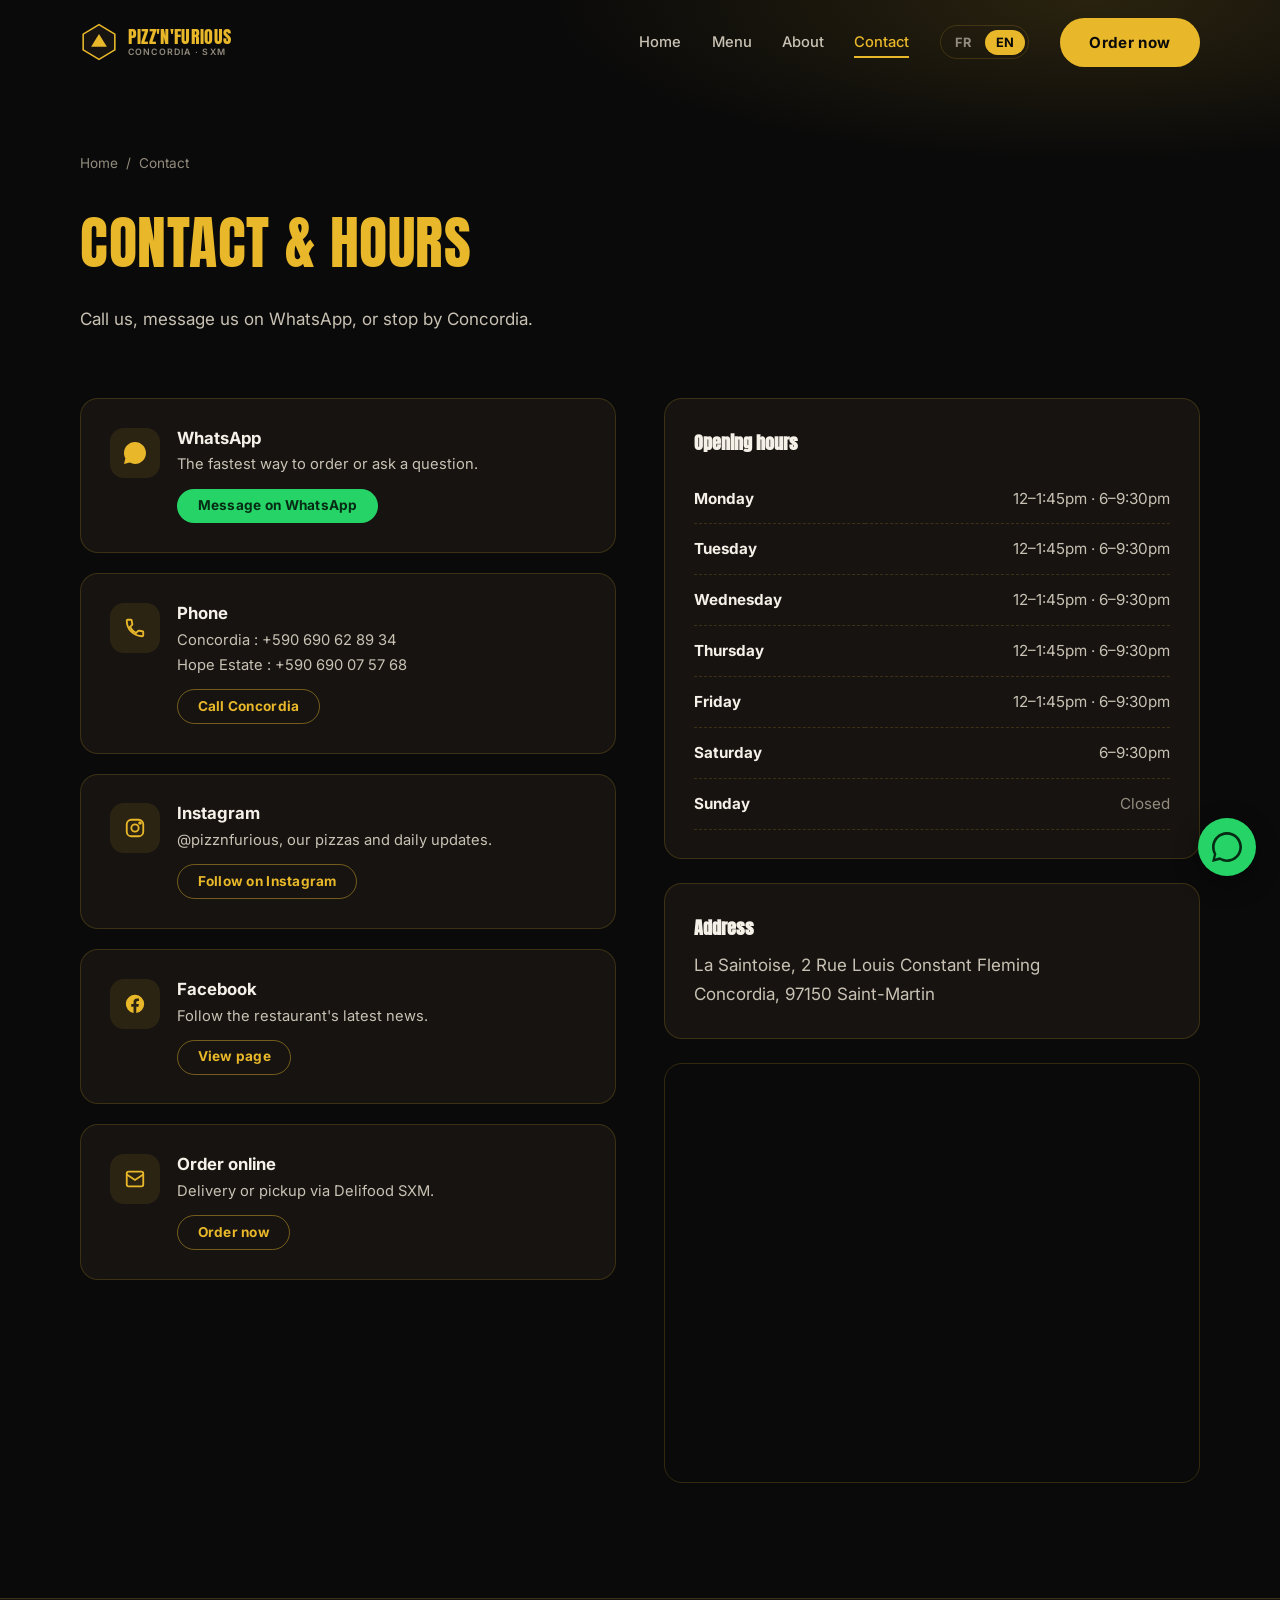
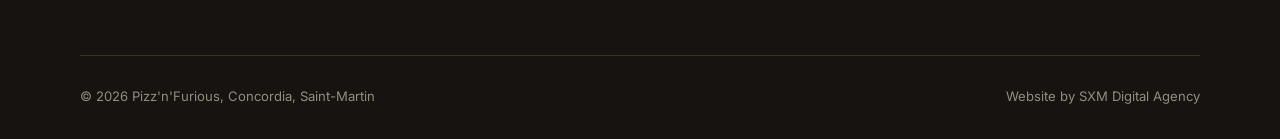
<file: contact.html>
<!DOCTYPE html>
<html lang="fr">
<head>
<meta charset="UTF-8">
<meta name="viewport" content="width=device-width, initial-scale=1.0">
<title data-fr="Contact & Horaires | PIZZ'N'FURIOUS Concordia, Saint-Martin" data-en="Contact & Hours | PIZZ'N'FURIOUS Concordia, Saint-Martin">Contact & Horaires | PIZZ'N'FURIOUS Concordia, Saint-Martin</title>
<meta name="description" content="Contactez Pizz'n'Furious à Concordia, Saint-Martin : téléphone, WhatsApp, Instagram, Facebook, plan d'accès et horaires d'ouverture.">
<link rel="canonical" href="https://pizznfurious-sxm.com/contact.html">
<link rel="preconnect" href="https://fonts.googleapis.com">
<link rel="preconnect" href="https://fonts.gstatic.com" crossorigin>
<link href="https://fonts.googleapis.com/css2?family=Anton&family=Inter:wght@400;500;600;700&display=swap" rel="stylesheet">
<link rel="stylesheet" href="css/style.css?v=5">
</head>
<body>

<nav class="nav">
  <div class="container nav-inner">
    <a href="index.html" class="logo">
      <svg class="logo-mark" viewBox="0 0 48 48" fill="none" xmlns="http://www.w3.org/2000/svg">
        <path d="M24 2 L44 14 L44 34 L24 46 L4 34 L4 14 Z" stroke="#E8B72A" stroke-width="2" fill="#161310"/>
        <path d="M24 14 L34 30 L14 30 Z" fill="#E8B72A"/>
      </svg>
      <span class="logo-text">PIZZ'N'FURIOUS<small>CONCORDIA · SXM</small></span>
    </a>
    <ul class="nav-links">
      <li><a href="index.html" class="link" data-fr="Accueil" data-en="Home">Accueil</a></li>
      <li><a href="menu.html" class="link" data-fr="Menu" data-en="Menu">Menu</a></li>
      <li><a href="about.html" class="link" data-fr="À propos" data-en="About">À propos</a></li>
      <li><a href="contact.html" class="link active" data-fr="Contact" data-en="Contact">Contact</a></li>
      <li class="lang-switch"><button data-lang="fr">FR</button><button data-lang="en">EN</button></li>
      <li><a href="https://www.delifood-sxm.com/d-fr/restaurant/pizz-n-furious" target="_blank" rel="noopener" class="btn btn-primary" data-fr="Commander" data-en="Order now">Commander</a></li>
    </ul>
    <button class="nav-burger" aria-label="Menu"><span></span><span></span><span></span></button>
  </div>
</nav>

<header class="page-header">
  <div class="container">
    <div class="breadcrumb"><a href="index.html" data-fr="Accueil" data-en="Home">Accueil</a> / <span data-fr="Contact" data-en="Contact">Contact</span></div>
    <h1 data-fr="Contact & horaires" data-en="Contact & hours">Contact & horaires</h1>
    <p data-fr="Appelez-nous, écrivez-nous sur WhatsApp, ou passez directement à Concordia." data-en="Call us, message us on WhatsApp, or stop by Concordia.">Appelez-nous, écrivez-nous sur WhatsApp, ou passez directement à Concordia.</p>
  </div>
</header>

<section class="section" style="padding-top:1rem" data-reveal>
  <div class="container grid grid-2" style="gap:3rem;align-items:start">

    <div>
      <div class="grid" style="gap:1.25rem">
        <div class="contact-card card">
          <div class="contact-icon">
            <svg width="22" height="22" viewBox="0 0 32 32" fill="currentColor"><path d="M16 0C7.16 0 0 7.16 0 16c0 2.83.74 5.49 2.03 7.8L0 32l8.4-2.2A15.9 15.9 0 0 0 16 32c8.84 0 16-7.16 16-16S24.84 0 16 0z"/></svg>
          </div>
          <div>
            <h3>WhatsApp</h3>
            <p data-fr="Le plus rapide pour commander ou poser une question." data-en="The fastest way to order or ask a question.">Le plus rapide pour commander ou poser une question.</p>
            <a href="https://wa.me/590690628934" target="_blank" rel="noopener" class="btn btn-whatsapp" data-fr="Écrire sur WhatsApp" data-en="Message on WhatsApp">Écrire sur WhatsApp</a>
          </div>
        </div>

        <div class="contact-card card">
          <div class="contact-icon">
            <svg width="22" height="22" viewBox="0 0 24 24" fill="none" stroke="currentColor" stroke-width="2"><path d="M6.6 10.8a15.1 15.1 0 0 0 6.6 6.6l2.2-2.2a1 1 0 0 1 1-.25 11.4 11.4 0 0 0 3.6.6 1 1 0 0 1 1 1V20a1 1 0 0 1-1 1A17 17 0 0 1 3 4a1 1 0 0 1 1-1h3.5a1 1 0 0 1 1 1 11.4 11.4 0 0 0 .6 3.6 1 1 0 0 1-.25 1z"/></svg>
          </div>
          <div>
            <h3 data-fr="Téléphone" data-en="Phone">Téléphone</h3>
            <p>Concordia : +590 690 62 89 34<br>Hope Estate : +590 690 07 57 68</p>
            <a href="tel:+590690628934" class="btn btn-ghost" data-fr="Appeler Concordia" data-en="Call Concordia">Appeler Concordia</a>
          </div>
        </div>

        <div class="contact-card card">
          <div class="contact-icon">
            <svg width="22" height="22" viewBox="0 0 24 24" fill="none" stroke="currentColor" stroke-width="2"><rect x="3" y="3" width="18" height="18" rx="5"/><circle cx="12" cy="12" r="4"/><circle cx="17.5" cy="6.5" r="1"/></svg>
          </div>
          <div>
            <h3>Instagram</h3>
            <p data-fr="@pizznfurious, nos pizzas et actus du jour." data-en="@pizznfurious, our pizzas and daily updates.">@pizznfurious, nos pizzas et actus du jour.</p>
            <a href="https://www.instagram.com/pizznfurious/" target="_blank" rel="noopener" class="btn btn-ghost" data-fr="Suivre sur Instagram" data-en="Follow on Instagram">Suivre sur Instagram</a>
          </div>
        </div>

        <div class="contact-card card">
          <div class="contact-icon">
            <svg width="22" height="22" viewBox="0 0 24 24" fill="currentColor"><path d="M22 12a10 10 0 1 0-11.6 9.9v-7H7.9V12h2.5V9.8c0-2.5 1.5-3.9 3.7-3.9 1.1 0 2.2.2 2.2.2v2.5h-1.3c-1.2 0-1.6.8-1.6 1.6V12h2.8l-.4 2.9h-2.4v7A10 10 0 0 0 22 12z"/></svg>
          </div>
          <div>
            <h3>Facebook</h3>
            <p data-fr="Suivez l'actualité du restaurant." data-en="Follow the restaurant's latest news.">Suivez l'actualité du restaurant.</p>
            <a href="https://www.facebook.com/pizznfurious/" target="_blank" rel="noopener" class="btn btn-ghost" data-fr="Voir la page" data-en="View page">Voir la page</a>
          </div>
        </div>

        <div class="contact-card card">
          <div class="contact-icon">
            <svg width="22" height="22" viewBox="0 0 24 24" fill="none" stroke="currentColor" stroke-width="2"><rect x="3" y="4" width="18" height="16" rx="2"/><path d="M3 7l9 6 9-6"/></svg>
          </div>
          <div>
            <h3 data-fr="Commande en ligne" data-en="Order online">Commande en ligne</h3>
            <p data-fr="Livraison ou retrait via Delifood SXM." data-en="Delivery or pickup via Delifood SXM.">Livraison ou retrait via Delifood SXM.</p>
            <a href="https://www.delifood-sxm.com/d-fr/restaurant/pizz-n-furious" target="_blank" rel="noopener" class="btn btn-ghost" data-fr="Commander" data-en="Order now">Commander</a>
          </div>
        </div>
      </div>
    </div>

    <div>
      <div class="card" style="margin-bottom:1.5rem">
        <h3 style="font-size:1.1rem;text-transform:none;letter-spacing:0;color:var(--text);margin-bottom:1rem" data-fr="Horaires d'ouverture" data-en="Opening hours">Horaires d'ouverture</h3>
        <table class="hours-table">
          <tr><td data-fr="Lundi" data-en="Monday">Lundi</td><td data-fr="12h–13h45 · 18h–21h30" data-en="12–1:45pm · 6–9:30pm">12h–13h45 · 18h–21h30</td></tr>
          <tr><td data-fr="Mardi" data-en="Tuesday">Mardi</td><td data-fr="12h–13h45 · 18h–21h30" data-en="12–1:45pm · 6–9:30pm">12h–13h45 · 18h–21h30</td></tr>
          <tr><td data-fr="Mercredi" data-en="Wednesday">Mercredi</td><td data-fr="12h–13h45 · 18h–21h30" data-en="12–1:45pm · 6–9:30pm">12h–13h45 · 18h–21h30</td></tr>
          <tr><td data-fr="Jeudi" data-en="Thursday">Jeudi</td><td data-fr="12h–13h45 · 18h–21h30" data-en="12–1:45pm · 6–9:30pm">12h–13h45 · 18h–21h30</td></tr>
          <tr><td data-fr="Vendredi" data-en="Friday">Vendredi</td><td data-fr="12h–13h45 · 18h–21h30" data-en="12–1:45pm · 6–9:30pm">12h–13h45 · 18h–21h30</td></tr>
          <tr><td data-fr="Samedi" data-en="Saturday">Samedi</td><td data-fr="18h–21h30" data-en="6–9:30pm">18h–21h30</td></tr>
          <tr class="closed"><td data-fr="Dimanche" data-en="Sunday">Dimanche</td><td data-fr="Fermé" data-en="Closed">Fermé</td></tr>
        </table>
      </div>
      <div class="card" style="margin-bottom:1.5rem">
        <h3 style="font-size:1.1rem;text-transform:none;letter-spacing:0;color:var(--text);margin-bottom:.5rem" data-fr="Adresse" data-en="Address">Adresse</h3>
        <p style="color:var(--text-secondary)">La Saintoise, 2 Rue Louis Constant Fleming<br>Concordia, 97150 Saint-Martin</p>
      </div>
      <div class="map-wrap">
        <iframe src="https://www.google.com/maps?q=La+Saintoise+2+Rue+Louis+Constant+Fleming+Concordia+97150+Saint-Martin&output=embed" loading="lazy" referrerpolicy="no-referrer-when-downgrade" allowfullscreen></iframe>
      </div>
    </div>

  </div>
</section>

<footer class="footer">
  <div class="container">
    <div class="footer-bottom">
      <span>© 2026 Pizz'n'Furious, Concordia, Saint-Martin</span>
      <span data-fr="Site conçu par SXM Digital Agency" data-en="Website by SXM Digital Agency">Site conçu par SXM Digital Agency</span>
    </div>
  </div>
</footer>

<a href="https://wa.me/590690628934" target="_blank" rel="noopener" class="wa-float" aria-label="WhatsApp">
  <svg viewBox="0 0 32 32" fill="#062b14"><path d="M16 0C7.16 0 0 7.16 0 16c0 2.83.74 5.49 2.03 7.8L0 32l8.4-2.2A15.9 15.9 0 0 0 16 32c8.84 0 16-7.16 16-16S24.84 0 16 0zm0 29.2c-2.6 0-5.04-.7-7.13-1.92l-.51-.3-5 1.31 1.34-4.87-.33-.5A13.18 13.18 0 0 1 2.8 16C2.8 8.7 8.7 2.8 16 2.8S29.2 8.7 29.2 16 23.3 29.2 16 29.2z"/></svg>
</a>

<script src="js/main.js?v=2"></script>
</body>
</html>
</file>
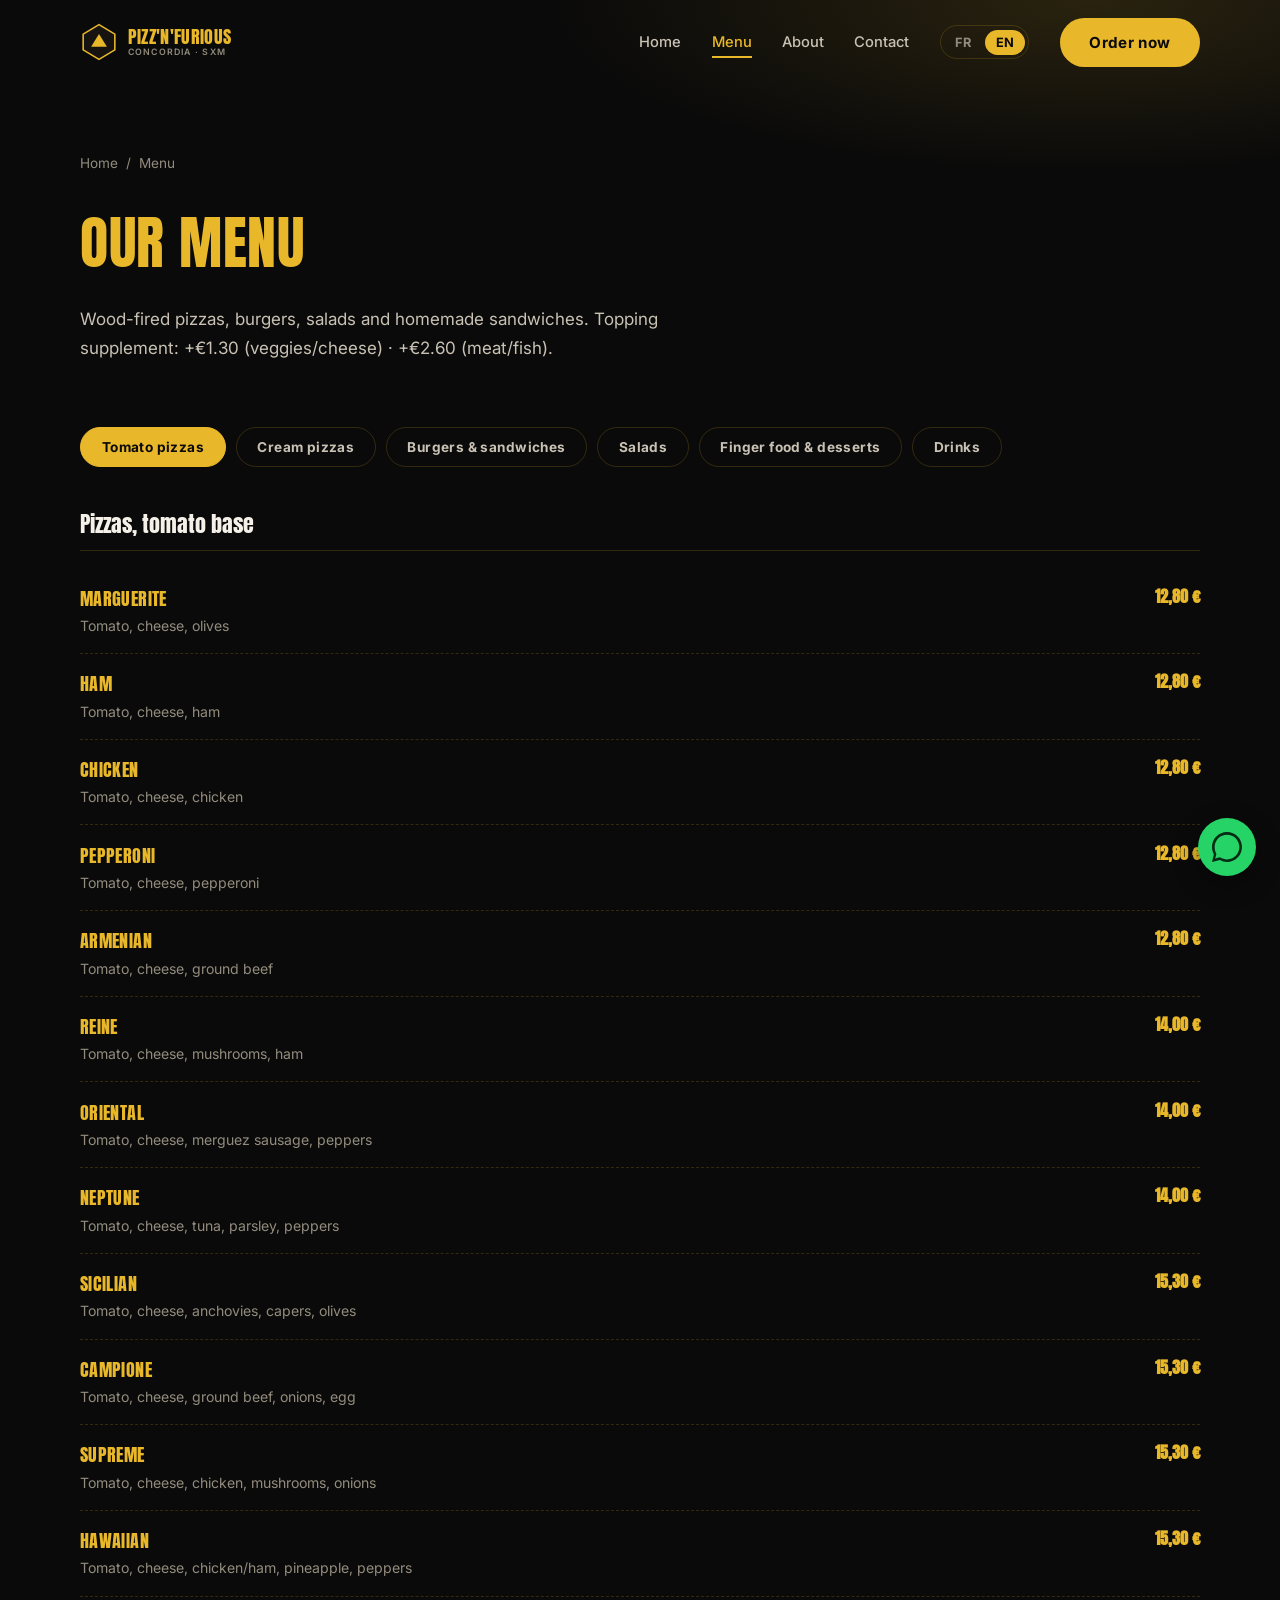
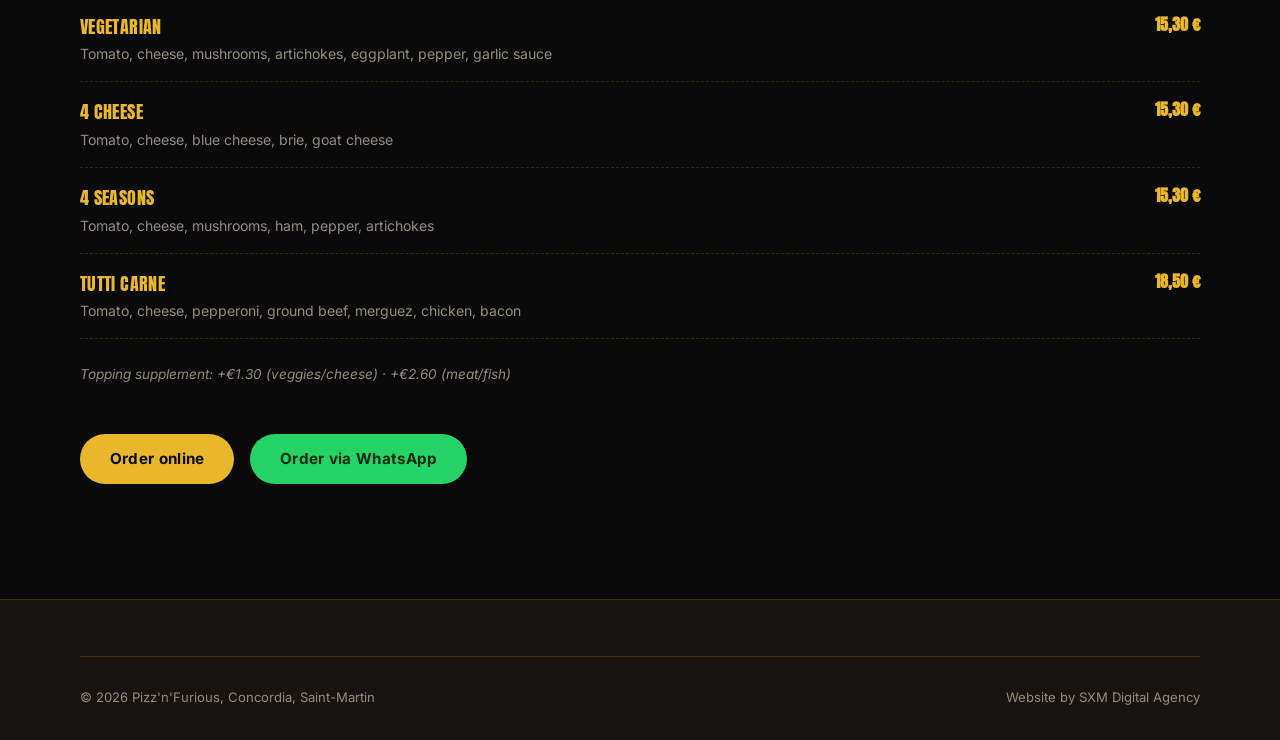
<file: menu.html>
<!DOCTYPE html>
<html lang="fr">
<head>
<meta charset="UTF-8">
<meta name="viewport" content="width=device-width, initial-scale=1.0">
<title data-fr="Menu, Pizzas, Burgers, Salades | PIZZ'N'FURIOUS Concordia" data-en="Menu, Pizzas, Burgers, Salads | PIZZ'N'FURIOUS Concordia">Menu, Pizzas, Burgers, Salades | PIZZ'N'FURIOUS Concordia</title>
<meta name="description" content="La carte complète de Pizz'n'Furious : pizzas base tomate et crème, burgers, sandwichs, salades, finger food et desserts. Concordia, Saint-Martin.">
<link rel="canonical" href="https://pizznfurious-sxm.com/menu.html">
<link rel="preconnect" href="https://fonts.googleapis.com">
<link rel="preconnect" href="https://fonts.gstatic.com" crossorigin>
<link href="https://fonts.googleapis.com/css2?family=Anton&family=Inter:wght@400;500;600;700&display=swap" rel="stylesheet">
<link rel="stylesheet" href="css/style.css?v=5">
</head>
<body>

<nav class="nav">
  <div class="container nav-inner">
    <a href="index.html" class="logo">
      <svg class="logo-mark" viewBox="0 0 48 48" fill="none" xmlns="http://www.w3.org/2000/svg">
        <path d="M24 2 L44 14 L44 34 L24 46 L4 34 L4 14 Z" stroke="#E8B72A" stroke-width="2" fill="#161310"/>
        <path d="M24 14 L34 30 L14 30 Z" fill="#E8B72A"/>
      </svg>
      <span class="logo-text">PIZZ'N'FURIOUS<small>CONCORDIA · SXM</small></span>
    </a>
    <ul class="nav-links">
      <li><a href="index.html" class="link" data-fr="Accueil" data-en="Home">Accueil</a></li>
      <li><a href="menu.html" class="link active" data-fr="Menu" data-en="Menu">Menu</a></li>
      <li><a href="about.html" class="link" data-fr="À propos" data-en="About">À propos</a></li>
      <li><a href="contact.html" class="link" data-fr="Contact" data-en="Contact">Contact</a></li>
      <li class="lang-switch"><button data-lang="fr">FR</button><button data-lang="en">EN</button></li>
      <li><a href="https://www.delifood-sxm.com/d-fr/restaurant/pizz-n-furious" target="_blank" rel="noopener" class="btn btn-primary" data-fr="Commander" data-en="Order now">Commander</a></li>
    </ul>
    <button class="nav-burger" aria-label="Menu"><span></span><span></span><span></span></button>
  </div>
</nav>

<header class="page-header">
  <div class="container">
    <div class="breadcrumb"><a href="index.html" data-fr="Accueil" data-en="Home">Accueil</a> / <span data-fr="Menu" data-en="Menu">Menu</span></div>
    <h1 data-fr="Notre carte" data-en="Our menu">Notre carte</h1>
    <p data-fr="Pizzas au feu, burgers, salades et sandwichs maison. Suppléments ingrédient : +1,30 € (légumes/fromages) · +2,60 € (viandes/poisson)." data-en="Wood-fired pizzas, burgers, salads and homemade sandwiches. Topping supplement: +€1.30 (veggies/cheese) · +€2.60 (meat/fish).">Pizzas au feu, burgers, salades et sandwichs maison. Suppléments ingrédient : +1,30 € (légumes/fromages) · +2,60 € (viandes/poisson).</p>
  </div>
</header>

<section class="section" style="padding-top:1rem">
  <div class="container">

    <div class="menu-tabs" role="tablist">
      <button class="menu-tab active" data-target="m-tomate" data-fr="Pizzas tomate" data-en="Tomato pizzas">Pizzas tomate</button>
      <button class="menu-tab" data-target="m-creme" data-fr="Pizzas crème" data-en="Cream pizzas">Pizzas crème</button>
      <button class="menu-tab" data-target="m-burgers" data-fr="Burgers & sandwichs" data-en="Burgers & sandwiches">Burgers & sandwichs</button>
      <button class="menu-tab" data-target="m-salades" data-fr="Salades" data-en="Salads">Salades</button>
      <button class="menu-tab" data-target="m-finger" data-fr="Finger food & desserts" data-en="Finger food & desserts">Finger food & desserts</button>
      <button class="menu-tab" data-target="m-boissons" data-fr="Boissons" data-en="Drinks">Boissons</button>
    </div>

    <div id="m-tomate" class="menu-section active">
      <div class="menu-group-title" data-fr="Pizzas, base tomate" data-en="Pizzas, tomato base">Pizzas, base tomate</div>
      <div class="menu-item"><div><div class="menu-item-name">Marguerite</div><div class="menu-item-desc" data-fr="Tomate, fromage, olives" data-en="Tomato, cheese, olives">Tomate, fromage, olives</div></div><div class="menu-item-price">12,80 €</div></div>
      <div class="menu-item"><div><div class="menu-item-name" data-fr="Jambon" data-en="Ham">Jambon</div><div class="menu-item-desc" data-fr="Tomate, fromage, jambon" data-en="Tomato, cheese, ham">Tomate, fromage, jambon</div></div><div class="menu-item-price">12,80 €</div></div>
      <div class="menu-item"><div><div class="menu-item-name" data-fr="Poulet" data-en="Chicken">Poulet</div><div class="menu-item-desc" data-fr="Tomate, fromage, poulet" data-en="Tomato, cheese, chicken">Tomate, fromage, poulet</div></div><div class="menu-item-price">12,80 €</div></div>
      <div class="menu-item"><div><div class="menu-item-name">Pepperoni</div><div class="menu-item-desc" data-fr="Tomate, fromage, pepperoni" data-en="Tomato, cheese, pepperoni">Tomate, fromage, pepperoni</div></div><div class="menu-item-price">12,80 €</div></div>
      <div class="menu-item"><div><div class="menu-item-name" data-fr="Arménienne" data-en="Armenian">Arménienne</div><div class="menu-item-desc" data-fr="Tomate, fromage, viande hachée" data-en="Tomato, cheese, ground beef">Tomate, fromage, viande hachée</div></div><div class="menu-item-price">12,80 €</div></div>
      <div class="menu-item"><div><div class="menu-item-name">Reine</div><div class="menu-item-desc" data-fr="Tomate, fromage, champignons, jambon" data-en="Tomato, cheese, mushrooms, ham">Tomate, fromage, champignons, jambon</div></div><div class="menu-item-price">14,00 €</div></div>
      <div class="menu-item"><div><div class="menu-item-name" data-fr="Orientale" data-en="Oriental">Orientale</div><div class="menu-item-desc" data-fr="Tomate, fromage, merguez, poivrons" data-en="Tomato, cheese, merguez sausage, peppers">Tomate, fromage, merguez, poivrons</div></div><div class="menu-item-price">14,00 €</div></div>
      <div class="menu-item"><div><div class="menu-item-name">Neptune</div><div class="menu-item-desc" data-fr="Tomate, fromage, thon, persil, poivrons" data-en="Tomato, cheese, tuna, parsley, peppers">Tomate, fromage, thon, persil, poivrons</div></div><div class="menu-item-price">14,00 €</div></div>
      <div class="menu-item"><div><div class="menu-item-name" data-fr="Sicilienne" data-en="Sicilian">Sicilienne</div><div class="menu-item-desc" data-fr="Tomate, fromage, anchois, câpres, olives" data-en="Tomato, cheese, anchovies, capers, olives">Tomate, fromage, anchois, câpres, olives</div></div><div class="menu-item-price">15,30 €</div></div>
      <div class="menu-item"><div><div class="menu-item-name">Campione</div><div class="menu-item-desc" data-fr="Tomate, fromage, viande hachée, oignons, œuf" data-en="Tomato, cheese, ground beef, onions, egg">Tomate, fromage, viande hachée, oignons, œuf</div></div><div class="menu-item-price">15,30 €</div></div>
      <div class="menu-item"><div><div class="menu-item-name" data-fr="Suprême" data-en="Supreme">Suprême</div><div class="menu-item-desc" data-fr="Tomate, fromage, poulet, champignons, oignons" data-en="Tomato, cheese, chicken, mushrooms, onions">Tomate, fromage, poulet, champignons, oignons</div></div><div class="menu-item-price">15,30 €</div></div>
      <div class="menu-item"><div><div class="menu-item-name" data-fr="Hawaïenne" data-en="Hawaiian">Hawaïenne</div><div class="menu-item-desc" data-fr="Tomate, fromage, poulet/jambon, ananas, poivrons" data-en="Tomato, cheese, chicken/ham, pineapple, peppers">Tomate, fromage, poulet/jambon, ananas, poivrons</div></div><div class="menu-item-price">15,30 €</div></div>
      <div class="menu-item"><div><div class="menu-item-name" data-fr="Végétarienne" data-en="Vegetarian">Végétarienne</div><div class="menu-item-desc" data-fr="Tomate, fromage, champignons, artichauts, aubergine, poivron, sauce ail" data-en="Tomato, cheese, mushrooms, artichokes, eggplant, pepper, garlic sauce">Tomate, fromage, champignons, artichauts, aubergine, poivron, sauce ail</div></div><div class="menu-item-price">15,30 €</div></div>
      <div class="menu-item"><div><div class="menu-item-name" data-fr="4 fromages" data-en="4 Cheese">4 fromages</div><div class="menu-item-desc" data-fr="Tomate, fromage, bleu, brie, chèvre" data-en="Tomato, cheese, blue cheese, brie, goat cheese">Tomate, fromage, bleu, brie, chèvre</div></div><div class="menu-item-price">15,30 €</div></div>
      <div class="menu-item"><div><div class="menu-item-name" data-fr="4 saisons" data-en="4 Seasons">4 saisons</div><div class="menu-item-desc" data-fr="Tomate, fromage, champignons, jambon, poivron, artichauts" data-en="Tomato, cheese, mushrooms, ham, pepper, artichokes">Tomate, fromage, champignons, jambon, poivron, artichauts</div></div><div class="menu-item-price">15,30 €</div></div>
      <div class="menu-item"><div><div class="menu-item-name">Tutti Carne</div><div class="menu-item-desc" data-fr="Tomate, fromage, pepperoni, viande hachée, merguez, poulet, bacon" data-en="Tomato, cheese, pepperoni, ground beef, merguez, chicken, bacon">Tomate, fromage, pepperoni, viande hachée, merguez, poulet, bacon</div></div><div class="menu-item-price">18,50 €</div></div>
      <p class="menu-note" data-fr="Supplément ingrédient : +1,30 € (légumes/fromages) · +2,60 € (viandes/poisson)" data-en="Topping supplement: +€1.30 (veggies/cheese) · +€2.60 (meat/fish)">Supplément ingrédient : +1,30 € (légumes/fromages) · +2,60 € (viandes/poisson)</p>
    </div>

    <div id="m-creme" class="menu-section">
      <div class="menu-group-title" data-fr="Pizzas, base crème" data-en="Pizzas, cream base">Pizzas, base crème</div>
      <div class="menu-item"><div><div class="menu-item-name">India</div><div class="menu-item-desc" data-fr="Crème, fromage, poulet, oignons confits, miel" data-en="Cream, cheese, chicken, caramelized onions, honey">Crème, fromage, poulet, oignons confits, miel</div></div><div class="menu-item-price">14,00 €</div></div>
      <div class="menu-item"><div><div class="menu-item-name">La Seguin</div><div class="menu-item-desc" data-fr="Crème, fromage, chèvre, miel, noix" data-en="Cream, cheese, goat cheese, honey, walnuts">Crème, fromage, chèvre, miel, noix</div></div><div class="menu-item-price">14,00 €</div></div>
      <div class="menu-item"><div><div class="menu-item-name">Texane</div><div class="menu-item-desc" data-fr="Crème, fromage, poulet, merguez, sauce BBQ" data-en="Cream, cheese, chicken, merguez sausage, BBQ sauce">Crème, fromage, poulet, merguez, sauce BBQ</div></div><div class="menu-item-price">15,30 €</div></div>
      <div class="menu-item"><div><div class="menu-item-name">Gourmande</div><div class="menu-item-desc" data-fr="Crème, fromage, bacon, chèvre, miel" data-en="Cream, cheese, bacon, goat cheese, honey">Crème, fromage, bacon, chèvre, miel</div></div><div class="menu-item-price">15,30 €</div></div>
      <div class="menu-item"><div><div class="menu-item-name">Montagnarde</div><div class="menu-item-desc" data-fr="Crème, fromage, lardons, pommes de terre, oignons confits, reblochon" data-en="Cream, cheese, bacon bits, potatoes, caramelized onions, reblochon">Crème, fromage, lardons, pommes de terre, oignons confits, reblochon</div></div><div class="menu-item-price">15,30 €</div></div>
      <div class="menu-item"><div><div class="menu-item-name" data-fr="Saumon" data-en="Salmon">Saumon</div><div class="menu-item-desc" data-fr="Crème, fromage, saumon, citron frais" data-en="Cream, cheese, salmon, fresh lemon">Crème, fromage, saumon, citron frais</div></div><div class="menu-item-price">16,60 €</div></div>
      <div class="menu-item"><div><div class="menu-item-name" data-fr="Crevettes" data-en="Shrimp">Crevettes</div><div class="menu-item-desc" data-fr="Crème, fromage, crevettes marinées, oignons, persil, olives" data-en="Cream, cheese, marinated shrimp, onions, parsley, olives">Crème, fromage, crevettes marinées, oignons, persil, olives</div></div><div class="menu-item-price">17,90 €</div></div>
      <p class="menu-note" data-fr="Supplément ingrédient : +1,30 € (légumes/fromages) · +2,60 € (viandes/poisson)" data-en="Topping supplement: +€1.30 (veggies/cheese) · +€2.60 (meat/fish)">Supplément ingrédient : +1,30 € (légumes/fromages) · +2,60 € (viandes/poisson)</p>
    </div>

    <div id="m-burgers" class="menu-section">
      <div class="menu-group-title">Burgers</div>
      <div class="menu-item"><div><div class="menu-item-name">Cheeseburger</div></div><div class="menu-item-price">11,50 €</div></div>
      <div class="menu-item"><div><div class="menu-item-name">Chicken Burger</div></div><div class="menu-item-price">15,30 €</div></div>
      <div class="menu-item"><div><div class="menu-item-name">Mountain Burger</div></div><div class="menu-item-price">16,60 €</div></div>
      <p class="menu-note" data-fr="Option « frites + salade » : +3,80 €" data-en="&quot;Fries + salad&quot; option: +€3.80">Option « frites + salade » : +3,80 €</p>
      <div class="menu-group-title" data-fr="Sandwich" data-en="Sandwich">Sandwich</div>
      <div class="menu-item"><div><div class="menu-item-name" data-fr="Sandwich américain maison" data-en="Homemade American sandwich">Sandwich américain maison</div><div class="menu-item-desc" data-fr="Pain maison, viande au choix, frites maison, sauce au choix" data-en="Homemade bread, choice of meat, homemade fries, choice of sauce">Pain maison, viande au choix, frites maison, sauce au choix</div></div><div class="menu-item-price">12,80 €</div></div>
    </div>

    <div id="m-salades" class="menu-section">
      <div class="menu-group-title" data-fr="Salades" data-en="Salads">Salades</div>
      <div class="menu-item"><div><div class="menu-item-name">Niçoise</div><div class="menu-item-desc" data-fr="Salade, tomate, thon, œuf, anchois, concombre, poivron, olives" data-en="Lettuce, tomato, tuna, egg, anchovies, cucumber, pepper, olives">Salade, tomate, thon, œuf, anchois, concombre, poivron, olives</div></div><div class="menu-item-price">14,00 €</div></div>
      <div class="menu-item"><div><div class="menu-item-name" data-fr="César poulet pané" data-en="Caesar with breaded chicken">César poulet pané</div><div class="menu-item-desc" data-fr="Salade, poulet pané, parmesan, croûtons maison, sauce César" data-en="Lettuce, breaded chicken, parmesan, homemade croutons, Caesar dressing">Salade, poulet pané, parmesan, croûtons maison, sauce César</div></div><div class="menu-item-price">14,00 €</div></div>
      <div class="menu-item"><div><div class="menu-item-name" data-fr="Italienne" data-en="Italian">Italienne</div><div class="menu-item-desc" data-fr="Salade, tomate, mozza, jambon cru, pesto" data-en="Lettuce, tomato, mozzarella, cured ham, pesto">Salade, tomate, mozza, jambon cru, pesto</div></div><div class="menu-item-price">14,00 €</div></div>
      <div class="menu-item"><div><div class="menu-item-name">Colorado</div><div class="menu-item-desc" data-fr="Salade, tomates cerises, poulet pané, bacon, œuf dur, oignons, olives" data-en="Lettuce, cherry tomatoes, breaded chicken, bacon, boiled egg, onions, olives">Salade, tomates cerises, poulet pané, bacon, œuf dur, oignons, olives</div></div><div class="menu-item-price">14,00 €</div></div>
      <div class="menu-item"><div><div class="menu-item-name">Parisienne</div><div class="menu-item-desc" data-fr="Salade, tomates cerises, jambon, champignons, emmental, œuf dur" data-en="Lettuce, cherry tomatoes, ham, mushrooms, emmental, boiled egg">Salade, tomates cerises, jambon, champignons, emmental, œuf dur</div></div><div class="menu-item-price">14,00 €</div></div>
      <div class="menu-item"><div><div class="menu-item-name" data-fr="César crevettes" data-en="Caesar with shrimp">César crevettes</div><div class="menu-item-desc" data-fr="Salade, crevettes, parmesan, croûtons maison, sauce César" data-en="Lettuce, shrimp, parmesan, homemade croutons, Caesar dressing">Salade, crevettes, parmesan, croûtons maison, sauce César</div></div><div class="menu-item-price">16,60 €</div></div>
    </div>

    <div id="m-finger" class="menu-section">
      <div class="menu-group-title" data-fr="Finger food" data-en="Finger food">Finger food</div>
      <div class="menu-item"><div><div class="menu-item-name" data-fr="Frites maison" data-en="Homemade fries">Frites maison</div></div><div class="menu-item-price">6,40 €</div></div>
      <div class="menu-item"><div><div class="menu-item-name">Chicken wings</div></div><div class="menu-item-price">7,70 €</div></div>
      <div class="menu-group-title" data-fr="Desserts" data-en="Desserts">Desserts</div>
      <div class="menu-item"><div><div class="menu-item-name" data-fr="Glace Willy 500 ml" data-en="Willy ice cream 500 ml">Glace Willy 500 ml</div><div class="menu-item-desc" data-fr="Choco-noisette · Mangue · Caramel beurre salé" data-en="Chocolate-hazelnut · Mango · Salted butter caramel">Choco-noisette · Mangue · Caramel beurre salé</div></div><div class="menu-item-price">14,80 €</div></div>
    </div>

    <div id="m-boissons" class="menu-section">
      <div class="menu-group-title" data-fr="Boissons" data-en="Drinks">Boissons</div>
      <div class="menu-item"><div><div class="menu-item-name" data-fr="Petite eau 50 cl" data-en="Small water 50 cl">Petite eau 50 cl</div></div><div class="menu-item-price">1,30 €</div></div>
      <div class="menu-item"><div><div class="menu-item-name" data-fr="Sodas" data-en="Sodas">Sodas</div><div class="menu-item-desc" data-fr="Coca, Coca Zero, Ice Tea pêche/framboise, Schweppes" data-en="Coke, Coke Zero, Peach/Raspberry Iced Tea, Schweppes">Coca, Coca Zero, Ice Tea pêche/framboise, Schweppes</div></div><div class="menu-item-price">2,90 €</div></div>
      <div class="menu-item"><div><div class="menu-item-name">Heineken 25 cl</div></div><div class="menu-item-price">3,00 €</div></div>
      <div class="menu-item"><div><div class="menu-item-name">Corona 33 cl</div></div><div class="menu-item-price">3,60 €</div></div>
      <div class="menu-item"><div><div class="menu-item-name">Desperados / Guinness 33 cl</div></div><div class="menu-item-price">4,00 €</div></div>
    </div>

    <div style="margin-top:3rem;display:flex;gap:1rem;flex-wrap:wrap">
      <a href="https://www.delifood-sxm.com/d-fr/restaurant/pizz-n-furious" target="_blank" rel="noopener" class="btn btn-primary" data-fr="Commander en ligne" data-en="Order online">Commander en ligne</a>
      <a href="https://wa.me/590690628934" target="_blank" rel="noopener" class="btn btn-whatsapp" data-fr="Commander par WhatsApp" data-en="Order via WhatsApp">Commander par WhatsApp</a>
    </div>
  </div>
</section>

<footer class="footer">
  <div class="container">
    <div class="footer-bottom">
      <span>© 2026 Pizz'n'Furious, Concordia, Saint-Martin</span>
      <span data-fr="Site conçu par SXM Digital Agency" data-en="Website by SXM Digital Agency">Site conçu par SXM Digital Agency</span>
    </div>
  </div>
</footer>

<a href="https://wa.me/590690628934" target="_blank" rel="noopener" class="wa-float" aria-label="WhatsApp">
  <svg viewBox="0 0 32 32" fill="#062b14"><path d="M16 0C7.16 0 0 7.16 0 16c0 2.83.74 5.49 2.03 7.8L0 32l8.4-2.2A15.9 15.9 0 0 0 16 32c8.84 0 16-7.16 16-16S24.84 0 16 0zm0 29.2c-2.6 0-5.04-.7-7.13-1.92l-.51-.3-5 1.31 1.34-4.87-.33-.5A13.18 13.18 0 0 1 2.8 16C2.8 8.7 8.7 2.8 16 2.8S29.2 8.7 29.2 16 23.3 29.2 16 29.2z"/></svg>
</a>

<script src="js/main.js?v=2"></script>
</body>
</html>
</file>
<file: css/style.css>
/* ============ TOKENS ============ */
:root{
  --bg:#0A0A0A;
  --surface:#161310;
  --surface-alt:#1D1916;
  --border:rgba(232,183,42,.18);
  --border-hover:rgba(232,183,42,.45);
  --text:#F5F1E8;
  --text-secondary:#C9C2B4;
  --text-tertiary:#938C7E;
  --gold:#E8B72A;
  --gold-hover:#FFD45C;
  --gold-rgb:232,183,42;
  --bg-rgb:10,10,10;
  --red:#C23B2E;
  --success:#3E9B5C;
  --font-display:'Anton','Sora',system-ui,sans-serif;
  --font-body:'Inter',system-ui,-apple-system,sans-serif;
  --ease:cubic-bezier(.2,.8,.2,1);
}

*,*::before,*::after{box-sizing:border-box;margin:0;padding:0}
html{scroll-behavior:smooth}
body{
  background:var(--bg);color:var(--text);
  font:400 1.0625rem/1.7 var(--font-body);
  -webkit-font-smoothing:antialiased;overflow-x:hidden;
}
h1,h2,h3{font-family:var(--font-display);color:var(--gold);text-transform:uppercase;letter-spacing:.01em}
a{color:inherit}
img{display:block;max-width:100%}
::selection{background:rgba(var(--gold-rgb),.3);color:var(--text)}

.container{max-width:1200px;margin:0 auto;padding:0 clamp(1.25rem,5vw,2.5rem)}
.section{padding:clamp(4rem,9vw,7.5rem) 0}
.section-alt{background:var(--surface)}
.eyebrow{
  display:inline-flex;align-items:center;gap:.5rem;
  font:700 .8125rem/1.4 var(--font-body);letter-spacing:.16em;text-transform:uppercase;
  color:var(--gold);padding:.5rem 1.1rem;border-radius:999px;
  border:1px solid var(--border);background:rgba(var(--gold-rgb),.06);
}
.eyebrow .dot{width:7px;height:7px;border-radius:50%;background:var(--red);flex:none}
.section-head{max-width:720px;margin-bottom:3rem}
.section-head h2{font-size:clamp(2rem,5vw,3.2rem);font-weight:400;line-height:1.05;margin:1rem 0 .9rem}
.section-head p{color:var(--text-secondary);font-size:1.05rem}
.center{text-align:center;margin-left:auto;margin-right:auto}

/* ============ NAV ============ */
.nav{position:fixed;inset:0 0 auto 0;z-index:200;padding:1.1rem 0;border-bottom:1px solid transparent;
  transition:padding .3s,border-color .3s}
/* fond flouté porté par un pseudo-élément : .nav ne porte AUCUN filtre,
   sinon il deviendrait le référent des enfants position:fixed (bug menu mobile) */
.nav::before{content:"";position:absolute;inset:0;z-index:-1;opacity:0;pointer-events:none;
  background:rgba(var(--bg-rgb),.92);backdrop-filter:blur(10px);-webkit-backdrop-filter:blur(10px);transition:opacity .3s}
.nav.scrolled{padding:.7rem 0;border-bottom-color:var(--border)}
.nav.scrolled::before{opacity:1}
.nav-inner{display:flex;align-items:center;justify-content:space-between;gap:1.5rem}
.logo{display:flex;align-items:center;gap:.6rem;text-decoration:none;white-space:nowrap}
.logo-mark{width:38px;height:38px;flex:none}
.logo-text{font:400 1.1rem var(--font-display);color:var(--gold);letter-spacing:.02em;line-height:1.1}
.logo-text small{display:block;font:600 .55rem var(--font-body);letter-spacing:.14em;color:var(--text-tertiary)}
.nav-links{display:flex;align-items:center;gap:clamp(1rem,2.5vw,1.9rem);list-style:none}
.link{color:var(--text-secondary);text-decoration:none;font-size:.92rem;font-weight:500;position:relative;transition:color .25s;padding:.4rem 0;white-space:nowrap}
.link::after{content:"";position:absolute;left:0;bottom:0;width:100%;height:2px;background:var(--gold);
  transform:scaleX(0);transform-origin:right;transition:transform .3s var(--ease)}
.link:hover,.link:focus-visible,.link.active{color:var(--gold)}
.link:hover::after,.link:focus-visible::after,.link.active::after{transform:scaleX(1);transform-origin:left}
.lang-switch{display:inline-flex;align-items:center;gap:.15rem;font:700 .8rem var(--font-body);letter-spacing:.05em;
  border:1px solid var(--border);border-radius:999px;padding:.2rem}
.lang-switch button{padding:.32rem .7rem;border-radius:999px;color:var(--text-tertiary);background:none;border:none;cursor:pointer;
  font:inherit;transition:color .2s,background .2s}
.lang-switch button.active{color:var(--bg);background:var(--gold)}
.lang-switch button:hover:not(.active){color:var(--gold)}
.nav-burger{display:none;flex-direction:column;gap:5px;background:none;border:none;cursor:pointer;padding:.5rem;z-index:210;position:relative}
.nav-burger span{width:24px;height:2px;background:var(--gold);transition:transform .3s var(--ease),opacity .2s}
/* quand le menu est ouvert, on masque le burger : la croix de fermeture prend le relais */
.nav-burger.open{opacity:0;pointer-events:none}
/* overlay sombre derrière le panneau menu (mobile) */
.nav-backdrop{position:fixed;inset:0;z-index:190;background:rgba(0,0,0,.5);opacity:0;visibility:hidden;
  transition:opacity .3s,visibility .3s}
.nav-backdrop.open{opacity:1;visibility:visible}
body.nav-locked{overflow:hidden}
/* croix de fermeture explicite dans le panneau (mobile) — injectée en JS */
.nav-close{display:none;position:absolute;top:1.1rem;right:1.25rem;width:42px;height:42px;
  align-items:center;justify-content:center;border-radius:50%;cursor:pointer;
  background:rgba(var(--gold-rgb),.1);border:1px solid var(--border);color:var(--gold);
  transition:background .2s,transform .2s}
.nav-close:hover{background:rgba(var(--gold-rgb),.2);transform:rotate(90deg)}
.nav-close:focus-visible{outline:2px solid var(--gold);outline-offset:2px}
.nav-close svg{width:20px;height:20px}

/* ============ BUTTONS ============ */
.btn{
  display:inline-flex;align-items:center;gap:.5rem;
  font:700 .95rem/1 var(--font-body);letter-spacing:.02em;
  padding:1rem 1.8rem;border-radius:999px;
  cursor:pointer;border:1px solid transparent;text-decoration:none;
  transition:transform .25s var(--ease),box-shadow .25s,background .25s,border-color .25s,color .25s;
  min-height:48px;
}
.btn-primary{background:var(--gold);color:var(--bg);}
.btn-primary:hover{background:var(--gold-hover);transform:translateY(-2px);box-shadow:0 12px 30px rgba(var(--gold-rgb),.3)}
.btn-primary:active{transform:translateY(0)}
.btn-primary:focus-visible{outline:2px solid var(--gold);outline-offset:3px}
.btn-ghost{background:transparent;color:var(--gold);border-color:var(--border-hover)}
.btn-ghost:hover{border-color:var(--gold);background:rgba(var(--gold-rgb),.08);transform:translateY(-2px)}
.btn-ghost:focus-visible{outline:2px solid var(--gold);outline-offset:3px}
.btn-whatsapp{background:#25D366;color:#062b14}
.btn-whatsapp:hover{background:#1ebe5a;transform:translateY(-2px);box-shadow:0 12px 30px rgba(37,211,102,.3)}
.btn-block{width:100%;justify-content:center}

/* ============ HERO ============ */
.hero{position:relative;min-height:92vh;display:flex;align-items:center;padding-top:6rem;overflow:hidden}
.hero::before{
  content:"";position:absolute;inset:0;z-index:0;
  background:
    radial-gradient(60% 50% at 80% 10%, rgba(var(--gold-rgb),.16), transparent 70%),
    radial-gradient(55% 45% at 10% 90%, rgba(194,59,46,.14), transparent 70%),
    linear-gradient(180deg, #0A0A0A 0%, #100C09 100%);
}
.hero::after{
  content:"";position:absolute;inset:0;z-index:0;opacity:.5;
  background-image:radial-gradient(circle, rgba(255,255,255,.035) 1px, transparent 1px);
  background-size:22px 22px;
}
.hero-inner{position:relative;z-index:1;max-width:760px}
.hero .eyebrow{margin-bottom:1.5rem}
.hero h1{font-size:clamp(2.6rem,7.5vw,5.4rem);font-weight:400;line-height:1.02;letter-spacing:-.01em}
.hero h1 .accent{color:var(--red);-webkit-text-stroke:1px var(--red)}
.hero p{margin-top:1.5rem;font-size:1.15rem;color:var(--text-secondary);max-width:48ch}
.hero-actions{display:flex;gap:1rem;flex-wrap:wrap;margin-top:2.3rem}
.hero-meta{display:flex;gap:2.2rem;margin-top:3.5rem;flex-wrap:wrap}
.hero-meta div{display:flex;flex-direction:column;gap:.2rem}
.hero-meta strong{font:400 1.6rem var(--font-display);color:var(--gold)}
.hero-meta span{font-size:.8rem;color:var(--text-tertiary);text-transform:uppercase;letter-spacing:.08em}

/* ============ PAGE HEADER (sous-pages) ============ */
.page-header{padding:9.5rem 0 3rem;position:relative;overflow:hidden}
.page-header::before{
  content:"";position:absolute;inset:0;z-index:0;
  background:radial-gradient(60% 60% at 85% 0%, rgba(var(--gold-rgb),.14), transparent 70%);
}
.page-header .container{position:relative;z-index:1}
.page-header h1{font-size:clamp(2.2rem,5.5vw,3.6rem);font-weight:400}
.page-header p{color:var(--text-secondary);margin-top:.8rem;max-width:54ch}
.breadcrumb{display:flex;gap:.5rem;align-items:center;font-size:.85rem;color:var(--text-tertiary);margin-bottom:1.2rem}
.breadcrumb a{color:var(--text-tertiary);text-decoration:none}
.breadcrumb a:hover{color:var(--gold)}

/* ============ CARDS ============ */
.card{
  position:relative;overflow:hidden;
  background:var(--surface);
  border:1px solid var(--border);
  border-radius:18px;padding:1.8rem;
  transition:border-color .3s,transform .3s,box-shadow .3s;
}
.card:hover{border-color:var(--border-hover);transform:translateY(-4px);box-shadow:0 16px 36px rgba(0,0,0,.4)}

/* grid generic */
.grid{display:grid;gap:1.25rem}
.grid-3{grid-template-columns:repeat(3,1fr)}
.grid-2{grid-template-columns:repeat(2,1fr)}
.grid-4{grid-template-columns:repeat(4,1fr)}
@media (max-width:900px){.grid-3,.grid-4{grid-template-columns:repeat(2,1fr)}}
@media (max-width:600px){.grid-2,.grid-3,.grid-4{grid-template-columns:1fr}}

/* ============ MENU ============ */
.menu-tabs{display:flex;gap:.6rem;flex-wrap:wrap;margin-bottom:2.5rem}
.menu-tab{
  font:700 .85rem var(--font-body);letter-spacing:.03em;
  padding:.7rem 1.3rem;border-radius:999px;border:1px solid var(--border);
  background:transparent;color:var(--text-secondary);cursor:pointer;transition:all .25s;
}
.menu-tab:hover{border-color:var(--border-hover);color:var(--gold)}
.menu-tab.active{background:var(--gold);color:var(--bg);border-color:var(--gold)}
.menu-section{display:none}
.menu-section.active{display:block;animation:fadeIn .4s var(--ease)}
@keyframes fadeIn{from{opacity:0;transform:translateY(8px)}to{opacity:1;transform:none}}
.menu-group-title{font:400 1.4rem var(--font-display);color:var(--text);margin:2.4rem 0 1.1rem;padding-bottom:.6rem;border-bottom:1px solid var(--border)}
.menu-group-title:first-of-type{margin-top:0}
.menu-item{display:flex;justify-content:space-between;gap:1.2rem;padding:.95rem 0;border-bottom:1px dashed var(--border)}
.menu-item:last-child{border-bottom:none}
.menu-item-name{font:400 1.15rem var(--font-display);text-transform:uppercase;letter-spacing:.02em;color:var(--gold)}
.menu-item-desc{color:var(--text-tertiary);font-size:.88rem;margin-top:.15rem}
.menu-item-price{font:700 1rem var(--font-display);color:var(--gold);white-space:nowrap;flex:none}
.menu-note{margin-top:1.5rem;color:var(--text-tertiary);font-size:.85rem;font-style:italic}

/* ============ CONTACT CARDS ============ */
.contact-card{display:flex;align-items:flex-start;gap:1.1rem}
.contact-icon{flex:none;width:50px;height:50px;border-radius:14px;background:rgba(var(--gold-rgb),.1);
  display:flex;align-items:center;justify-content:center;color:var(--gold)}
.contact-card h3{font:700 1.05rem var(--font-body);color:var(--text);text-transform:none;letter-spacing:0;margin-bottom:.3rem}
.contact-card p{color:var(--text-secondary);font-size:.92rem;margin-bottom:.7rem}
.contact-card a.btn{padding:.6rem 1.2rem;font-size:.85rem;min-height:auto}

/* map */
.map-wrap{border-radius:18px;overflow:hidden;border:1px solid var(--border);height:420px}
.map-wrap iframe{width:100%;height:100%;border:0;filter:grayscale(.15) invert(.92) contrast(.85);}

/* hours table */
.hours-table{width:100%;border-collapse:collapse}
.hours-table td{padding:.75rem 0;border-bottom:1px dashed var(--border);font-size:.95rem}
.hours-table td:first-child{font-weight:700;color:var(--text)}
.hours-table td:last-child{text-align:right;color:var(--text-secondary)}
.hours-table tr.closed td:last-child{color:var(--text-tertiary)}

/* steps / about */
.steps{display:grid;gap:1.5rem;grid-template-columns:repeat(3,1fr)}
.step-num{font:400 2.5rem var(--font-display);color:var(--red);line-height:1}
@media (max-width:900px){.steps{grid-template-columns:1fr}}

/* reviews / avis clients */
.reviews-head{text-align:center;max-width:680px;margin:0 auto 2.5rem}
.reviews-head h2{font-size:clamp(2rem,5vw,3.2rem);margin-top:1rem}
.reviews-stats{display:flex;justify-content:center;gap:clamp(2rem,7vw,5rem);flex-wrap:wrap;text-align:center;margin-bottom:3rem}
.reviews-stats .stat-num{font:400 clamp(2.4rem,5vw,3.2rem) var(--font-display);color:var(--gold);line-height:1}
.reviews-stats .stat-label{font-size:.76rem;letter-spacing:.1em;text-transform:uppercase;color:var(--text-tertiary);margin-top:.45rem}
.reviews-cards{display:grid;grid-template-columns:repeat(3,1fr);gap:1.25rem;text-align:left}
.review-quote{background:var(--surface);border:1px solid var(--border);border-radius:18px;padding:1.6rem;
  transition:border-color .3s,transform .3s,box-shadow .3s}
.review-quote:hover{border-color:var(--border-hover);transform:translateY(-4px);box-shadow:0 16px 36px rgba(0,0,0,.4)}
.review-stars{display:flex;gap:.15rem;margin-bottom:.9rem;color:var(--gold)}
.review-stars svg{width:18px;height:18px}
.review-quote p{color:var(--text-secondary);font-size:.98rem;font-style:italic;line-height:1.6}
.review-theme{margin-top:1.1rem;font-weight:700;color:var(--text);font-size:1rem}
.review-label{color:var(--text-tertiary);font-size:.8rem;margin-top:.15rem}
.reviews-actions{display:flex;justify-content:center;margin-top:2.5rem}
.btn-google{background:#fff;color:#1f1f1f;border-color:#fff}
.btn-google:hover{background:#f1f1f1;transform:translateY(-2px);box-shadow:0 12px 30px rgba(0,0,0,.35)}
@media (max-width:860px){.reviews-cards{grid-template-columns:1fr}}

/* gallery */
.gallery{display:grid;gap:.9rem;grid-template-columns:repeat(4,1fr)}
.gallery div{aspect-ratio:1;border-radius:14px;background:linear-gradient(135deg,var(--surface),var(--surface-alt));
  border:1px solid var(--border);display:flex;align-items:center;justify-content:center;color:var(--text-tertiary);font-size:.8rem;text-align:center;padding:.5rem}
@media (max-width:900px){.gallery{grid-template-columns:repeat(2,1fr)}}

/* ============ FOOTER ============ */
.footer{background:var(--surface);border-top:1px solid var(--border);padding:3.5rem 0 2rem}
.footer-grid{display:grid;grid-template-columns:1.4fr 1fr 1fr 1fr;gap:2.5rem;margin-bottom:2.5rem}
.footer h4{font:700 .85rem var(--font-body);text-transform:uppercase;letter-spacing:.1em;color:var(--gold);margin-bottom:1rem}
.footer ul{list-style:none}
.footer ul li{margin-bottom:.6rem}
.footer ul a{color:var(--text-secondary);text-decoration:none;font-size:.92rem;transition:color .2s}
.footer ul a:hover{color:var(--gold)}
.footer-bottom{display:flex;justify-content:space-between;flex-wrap:wrap;gap:1rem;padding-top:1.8rem;border-top:1px solid var(--border);
  color:var(--text-tertiary);font-size:.82rem}
.social-row{display:flex;gap:.7rem}
.social-row a{width:38px;height:38px;border-radius:10px;background:var(--surface-alt);display:flex;align-items:center;justify-content:center;
  color:var(--gold);transition:background .2s,transform .2s}
.social-row a:hover{background:rgba(var(--gold-rgb),.15);transform:translateY(-2px)}
@media (max-width:900px){.footer-grid{grid-template-columns:1fr 1fr}}
@media (max-width:600px){.footer-grid{grid-template-columns:1fr}}

/* ============ FLOATING WHATSAPP ============ */
.wa-float{
  position:fixed;bottom:1.5rem;right:1.5rem;z-index:300;
  width:58px;height:58px;border-radius:50%;background:#25D366;
  display:flex;align-items:center;justify-content:center;
  box-shadow:0 8px 24px rgba(0,0,0,.4);
  transition:transform .25s var(--ease);
}
.wa-float:hover{transform:scale(1.08)}
.wa-float svg{width:30px;height:30px}

/* ============ REVEAL ============ */
[data-reveal]{opacity:0;transform:translateY(28px);transition:opacity .7s,transform .7s var(--ease)}
[data-reveal].in{opacity:1;transform:none}

/* ============ RESPONSIVE NAV ============ */
@media (max-width:860px){
  .nav-links{position:fixed;inset:0 0 0 auto;width:min(320px,82vw);background:var(--bg);
    flex-direction:column;align-items:flex-start;padding:6rem 2rem 2rem;gap:1.6rem;
    transform:translateX(100%);transition:transform .35s var(--ease);border-left:1px solid var(--border)}
  .nav-links.open{transform:translateX(0)}
  .nav-burger{display:flex}
  .nav-close{display:flex}
  .lang-switch{order:-1}
}
@media (max-width:600px){
  .hero{padding-top:7rem}
  .hero-meta{gap:1.4rem}
  .footer-bottom{flex-direction:column;align-items:flex-start}
}

@media (prefers-reduced-motion: reduce){
  *,*::before,*::after{animation-duration:.01ms !important;animation-iteration-count:1 !important;transition-duration:.01ms !important}
  [data-reveal]{opacity:1 !important;transform:none !important}
  html{scroll-behavior:auto}
}
</file>
